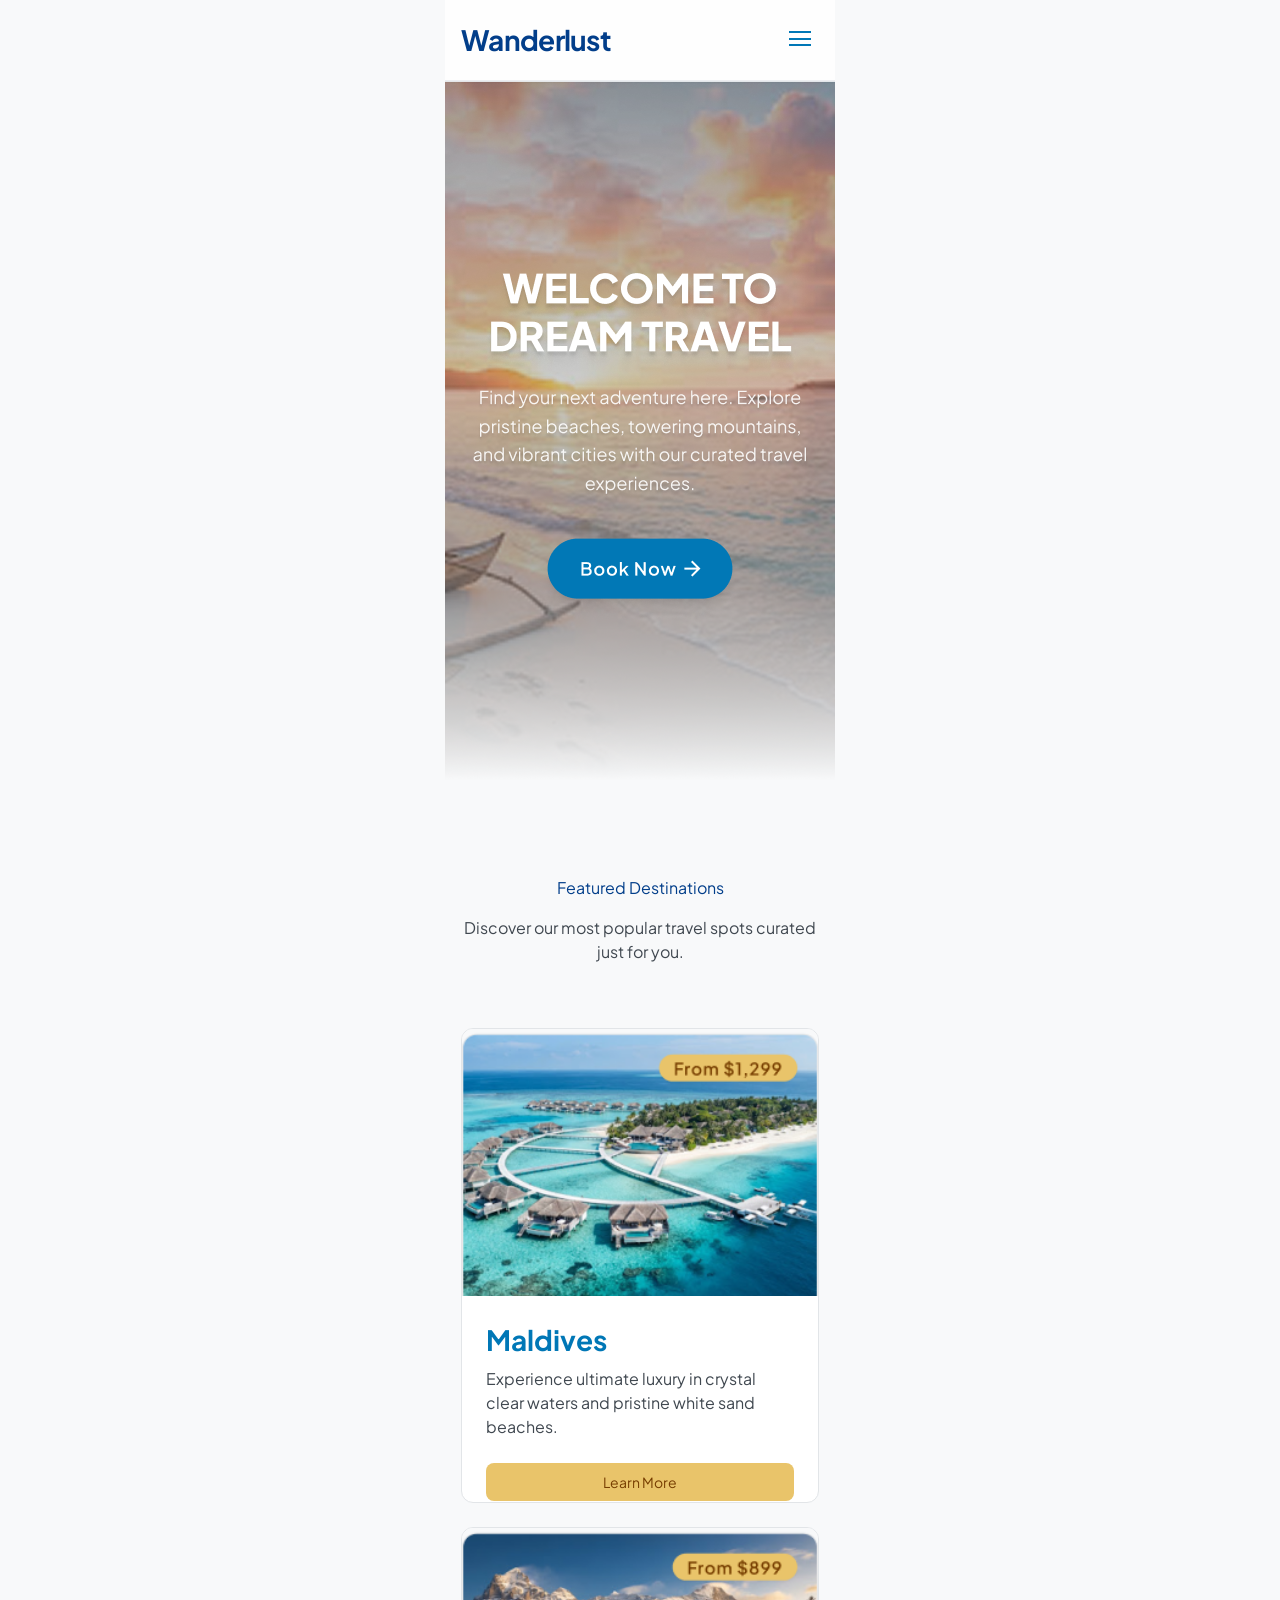
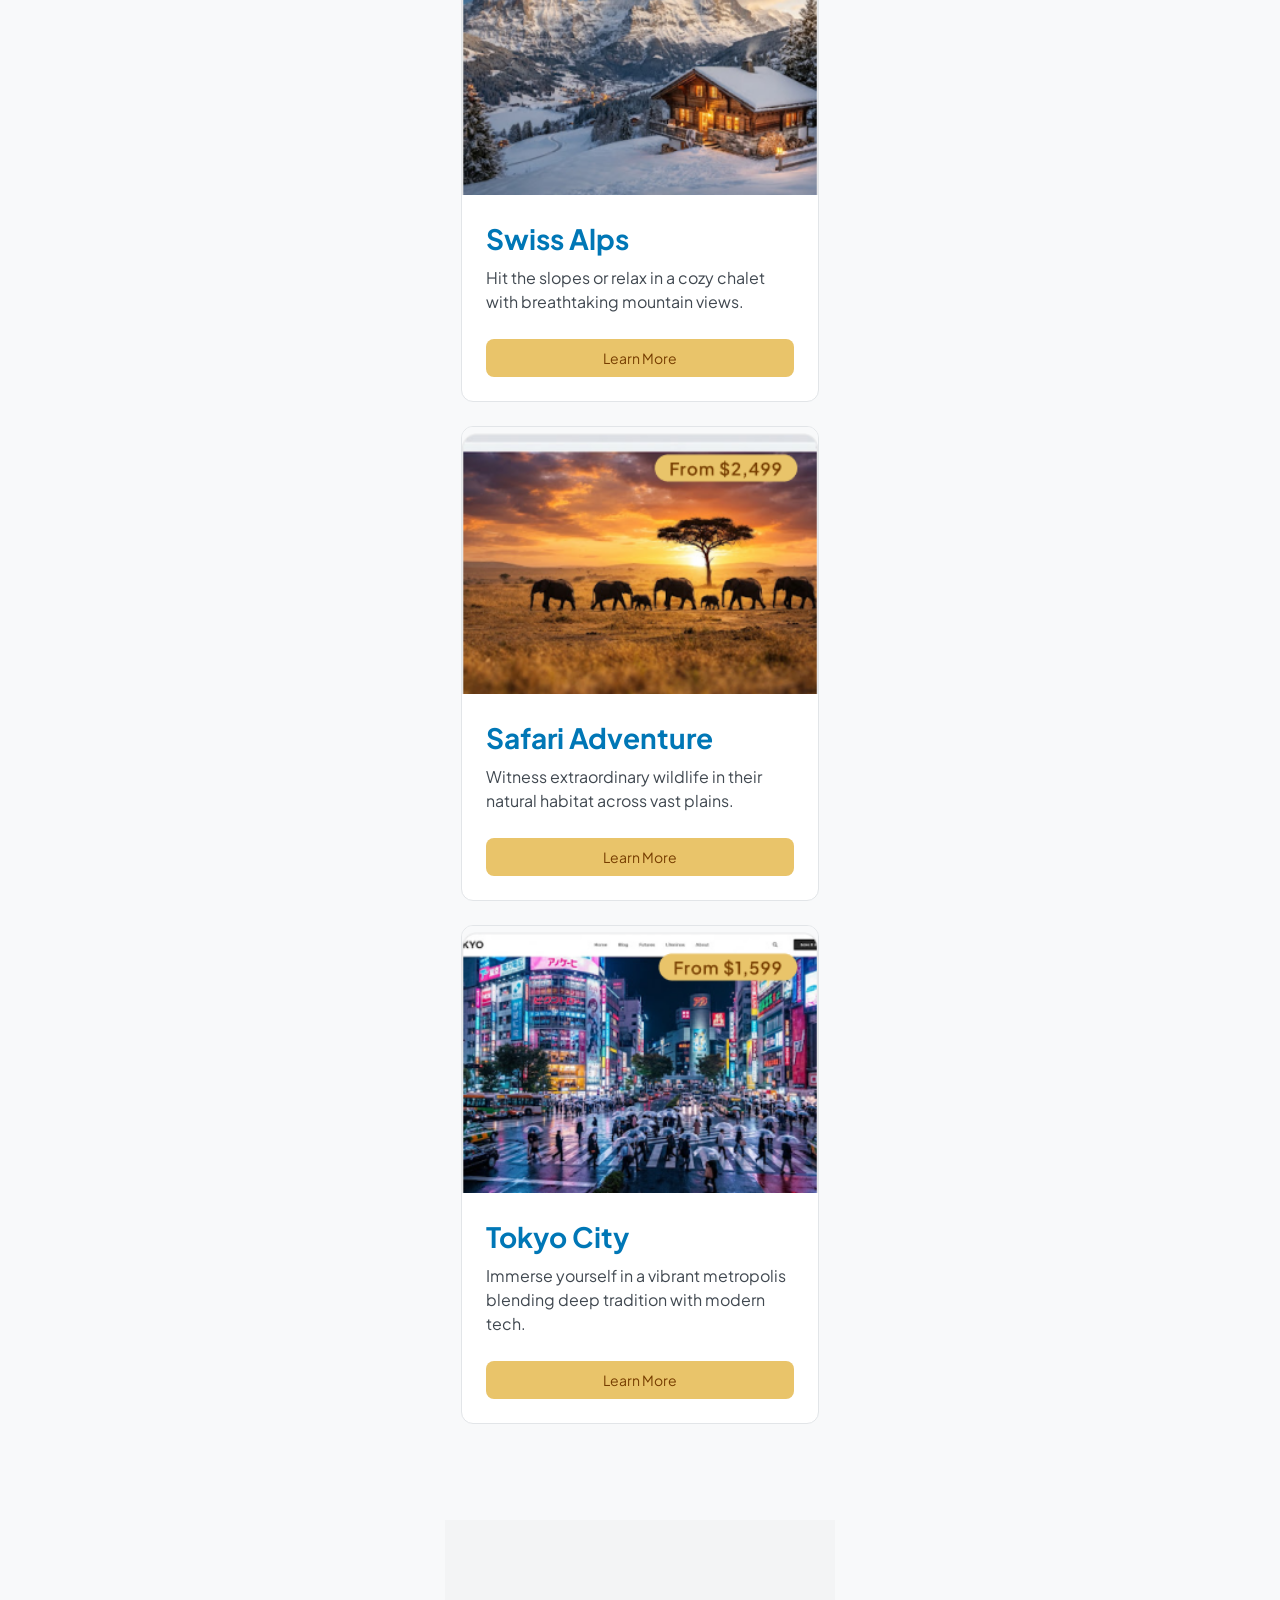
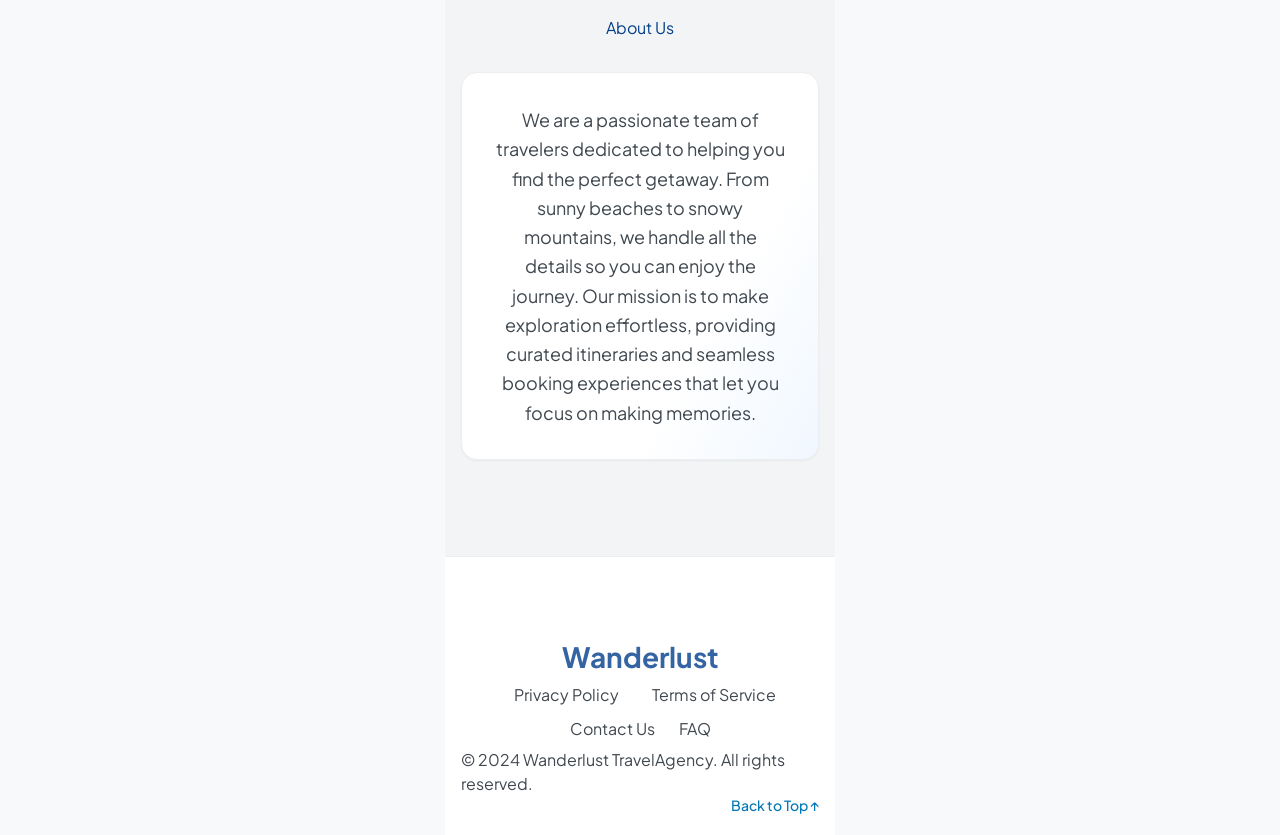
<file: WanderLust/Wanderlust-latest figma/Wanderlust-latest/index.html>
<!doctype html>
<html lang="en">
  <head>
    <meta charset="utf-8" />
    <meta name="viewport" content="width=device-width, initial-scale=1" />
    <meta name="theme-color" content="#f8f9fa" />
    <meta name="description" content="Find your next adventure with Wanderlust Travel." />
    <title>Wanderlust — Find Your Next Adventure</title>
    <link rel="preconnect" href="https://fonts.googleapis.com" />
    <link rel="preconnect" href="https://fonts.gstatic.com" crossorigin />
    <link href="https://fonts.googleapis.com/css2?family=Plus+Jakarta+Sans:wght@300;400;500;600;700&display=swap" rel="stylesheet" />
    <link rel="stylesheet" href="styles.css" />
  </head>
  <body>
    <header class="site-header" id="top">
    
      <a class="brand" href="#top">Wanderlust</a>
      <button class="menu-toggle" type="button" aria-label="Open navigation" aria-expanded="false">
        <span></span><span></span><span></span>
      </button>
      <nav class="navigation" aria-label="Main navigation">
        <a class="active" href="#top">Home</a>
        <a href="#about">About</a>
        <a href="#destinations">Destinations</a>
        <a class="nav-cta" href="#destinations">Book Now</a>
      </nav>
    </header>

    <main>
      <section class="hero" aria-label="Welcome to Wanderlust Travel">
        <img class="hero-art hero-art--tablet" src="assets/hero-reference.png" alt="" aria-hidden="true" />
        <img class="hero-art hero-art--reference" src="assets/mobile-reference-page.png" alt="" aria-hidden="true" />
        <div class="visually-hidden">
          <h1>Welcome to Dream Travel</h1>
          <p>Find your next adventure here. Explore pristine beaches, towering mountains, and vibrant cities with our curated travel experiences.</p>
        </div>
        <a class="hero-hotspot" href="#destinations" aria-label="Book now and view featured destinations"></a>
      </section>

      <section class="destinations section" id="destinations">
        <div class="section-heading">
          <h2>Featured Destinations</h2>
          <p>Discover our most popular travel spots curated just for you.</p>
        </div>
        <div class="destination-grid">
          <article class="destination-card">
            <div class="card-image"><img src="assets/maldives.png" alt="Turquoise water and overwater villas in the Maldives" /><span class="price">From $1,299</span></div>
            <div class="card-copy"><h3>Maldives</h3><p>Experience ultimate luxury in crystal clear waters and pristine white sand beaches.</p><a href="#about" class="learn-more">Learn More</a></div>
          </article>
          <article class="destination-card">
            <div class="card-image"><img src="assets/swiss-alps.png" alt="Snowy Swiss mountain peaks and a chalet" /><span class="price">From $899</span></div>
            <div class="card-copy"><h3>Swiss Alps</h3><p>Hit the slopes or relax in a cozy chalet with breathtaking mountain views.</p><a href="#about" class="learn-more">Learn More</a></div>
          </article>
          <article class="destination-card">
            <div class="card-image"><img src="assets/safari.png" alt="Elephants crossing the savanna at sunset" /><span class="price">From $2,499</span></div>
            <div class="card-copy"><h3>Safari Adventure</h3><p>Witness extraordinary wildlife in their natural habitat across vast plains.</p><a href="#about" class="learn-more">Learn More</a></div>
          </article>
          <article class="destination-card">
            <div class="card-image"><img src="assets/tokyo.png" alt="Illuminated Tokyo crossing at night" /><span class="price">From $1,599</span></div>
            <div class="card-copy"><h3>Tokyo City</h3><p>Immerse yourself in a vibrant metropolis blending deep tradition with modern tech.</p><a href="#about" class="learn-more">Learn More</a></div>
          </article>
        </div>
      </section>

      <section class="about section" id="about">
        <h2>About Us</h2>
        <div class="about-card">
          <p>We are a passionate team of travelers dedicated to helping you find the perfect getaway. From sunny beaches to snowy mountains, we handle all the details so you can enjoy the journey. Our mission is to make exploration effortless, providing curated itineraries and seamless booking experiences that let you focus on making memories.</p>
        </div>
      </section>
    </main>

    <footer class="site-footer">
      <a class="footer-brand" href="#top">Wanderlust</a>
      <nav class="footer-links" aria-label="Footer links">
        <a href="#privacy">Privacy Policy</a><a href="#terms">Terms of Service</a>
        <div><a href="mailto:hello@wanderlust.travel">Contact Us</a><a href="#faq">FAQ</a></div>
      </nav>
      <div class="copyright"><p>© 2024 Wanderlust Travel<br class="tablet-break" />Agency. All rights reserved.</p><a href="#top">Back to Top ↑</a></div>
    </footer>
    <script src="script.js"></script>
  </body>
</html>
</file>
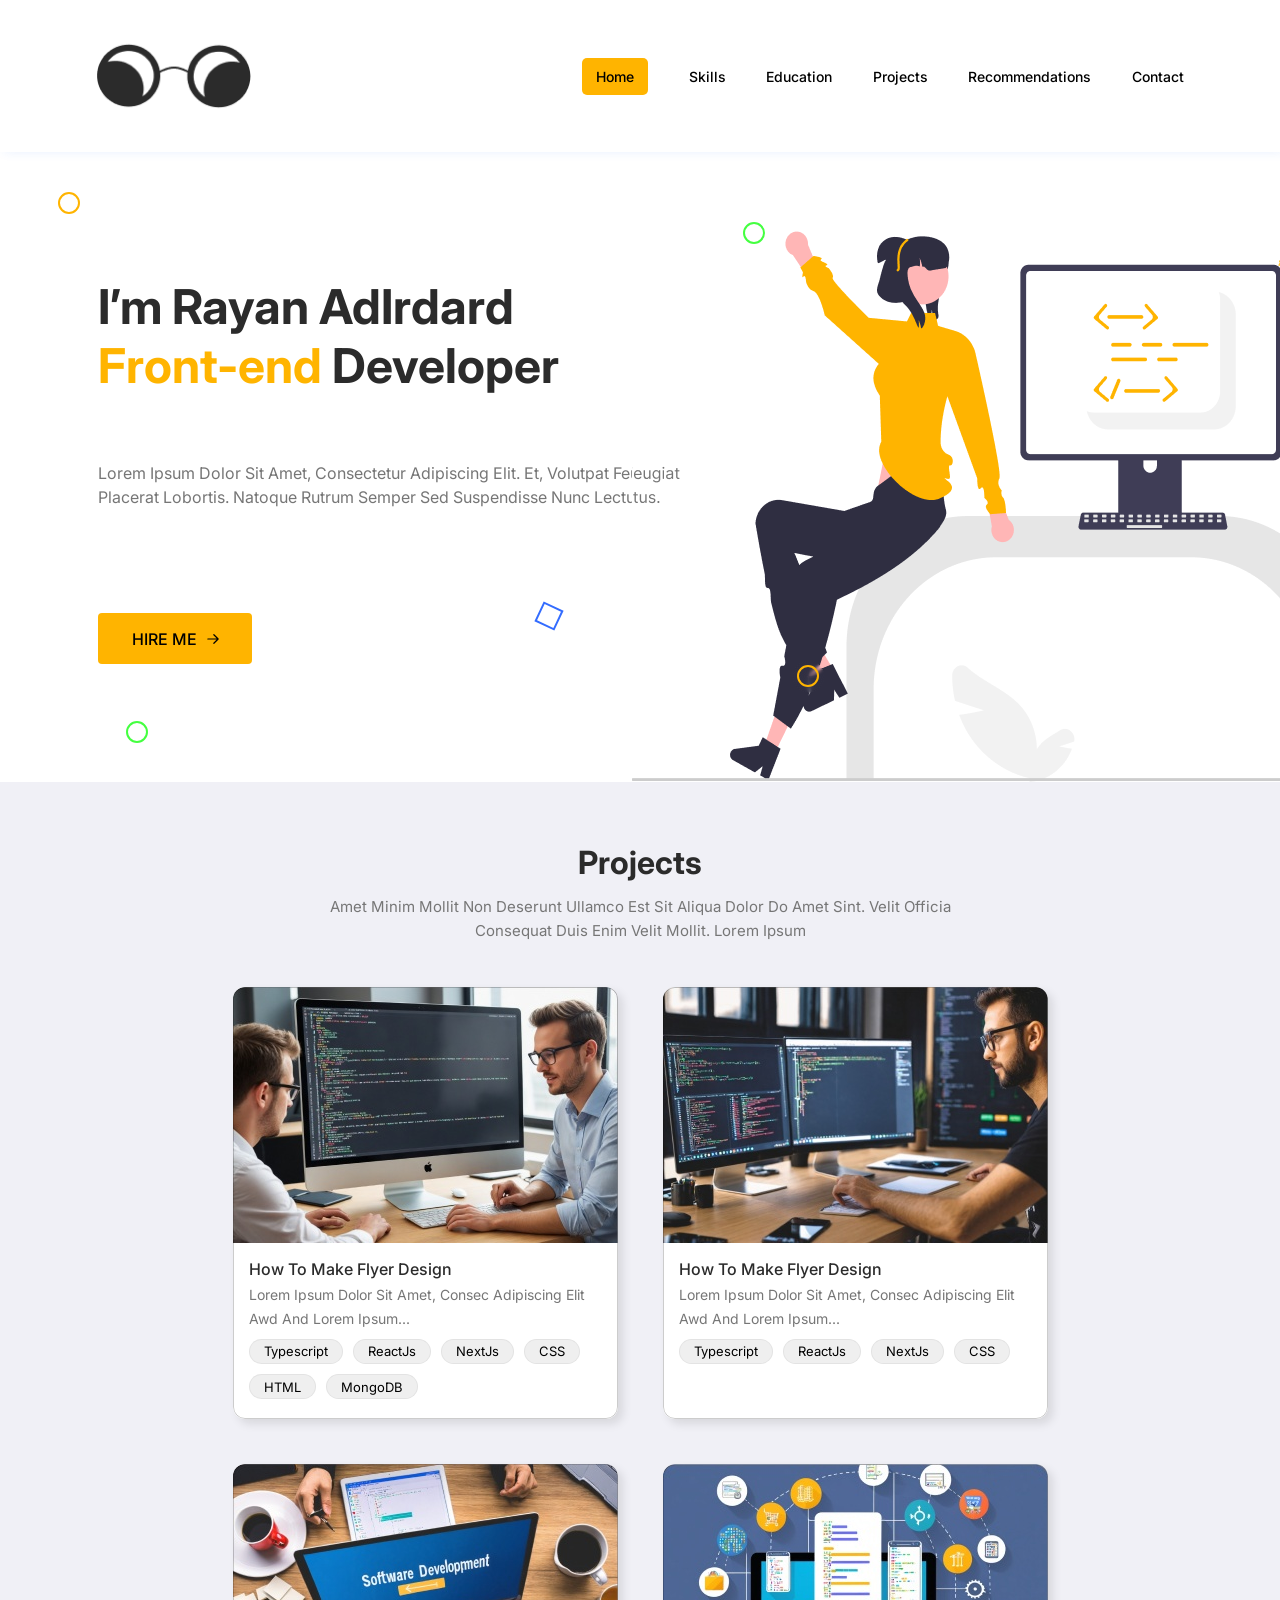
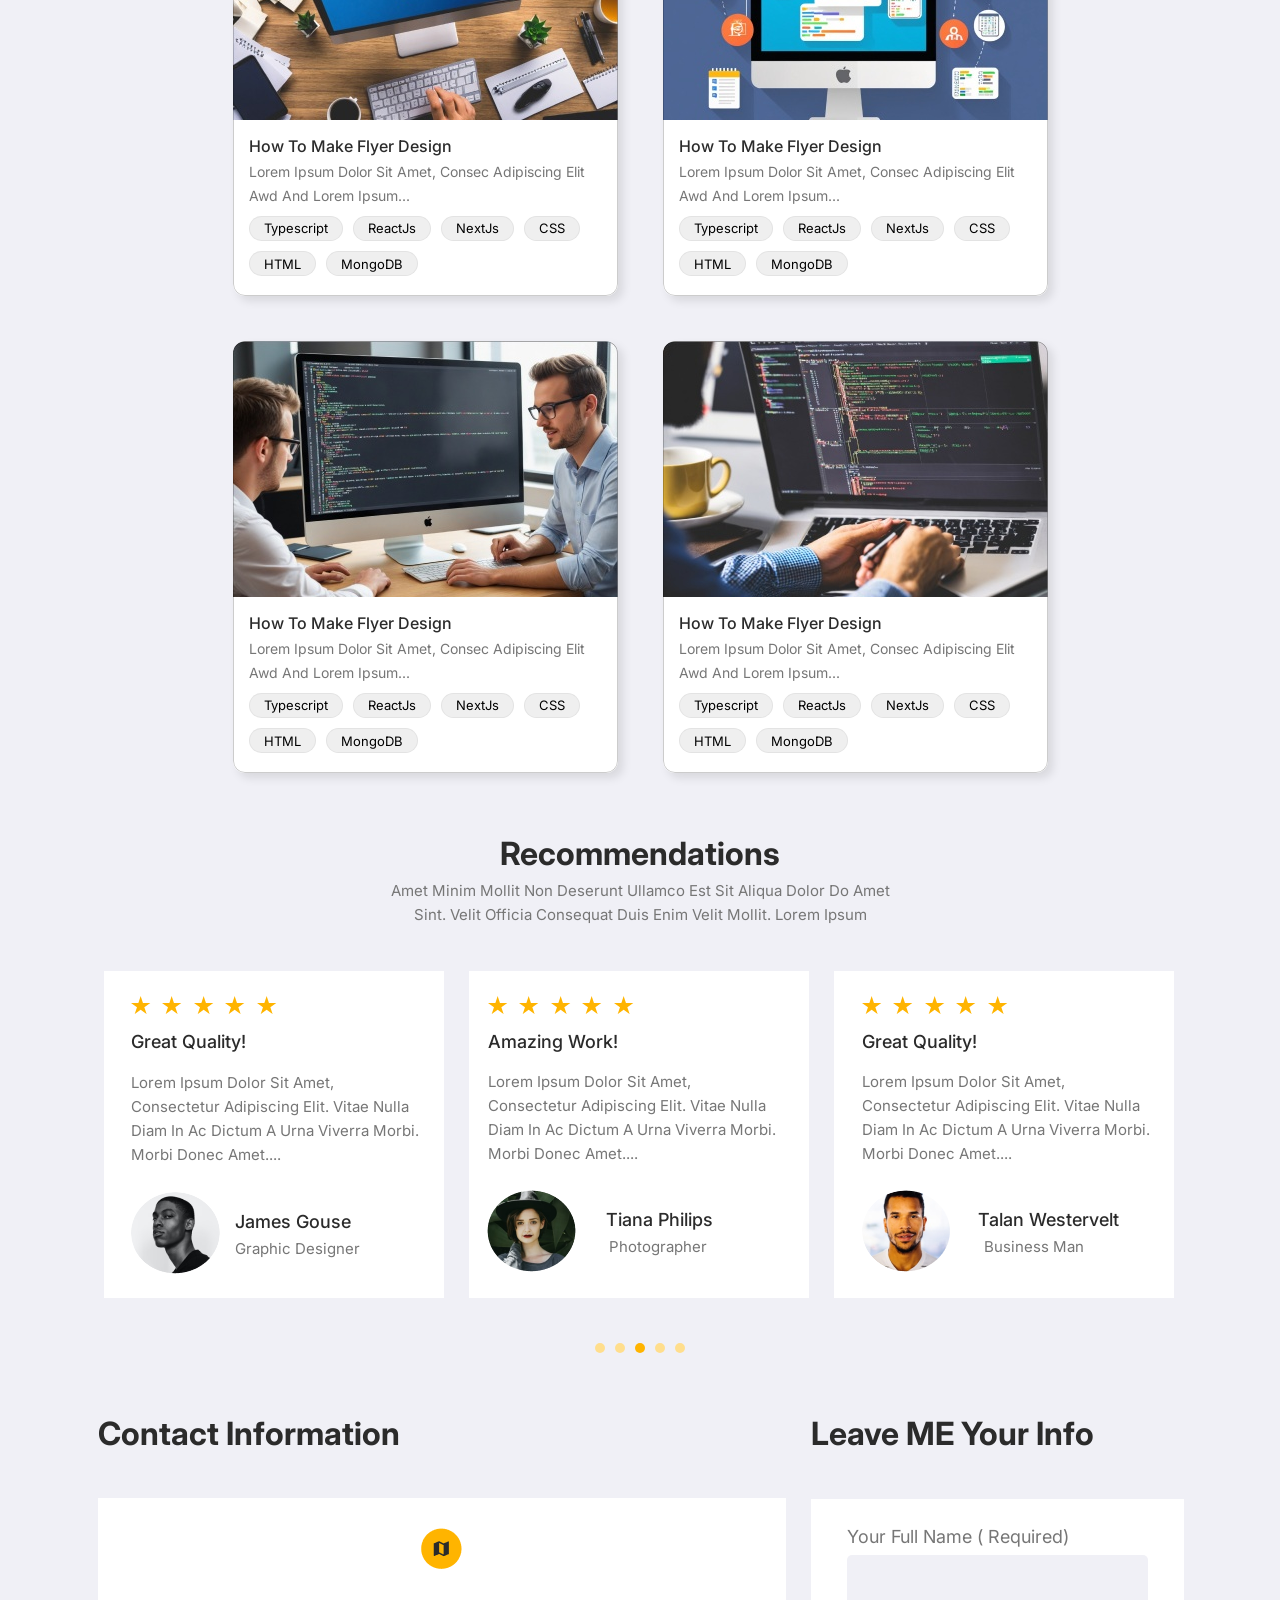
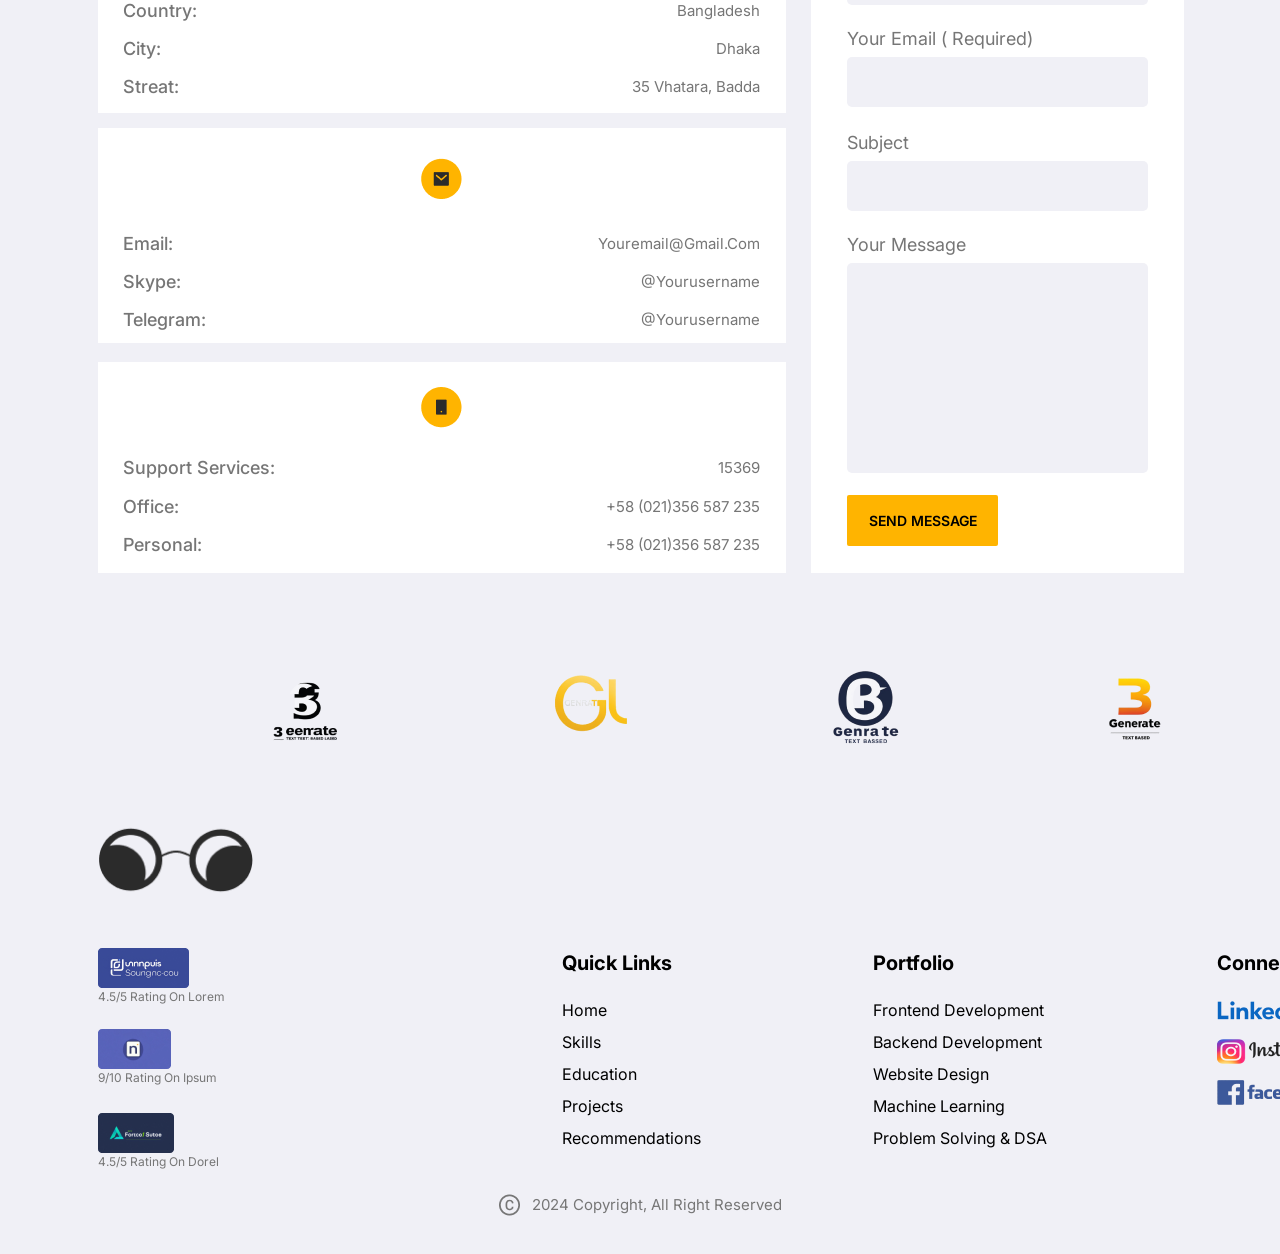
<file: Figma1/figma-project (3)/figma-project/figma-project/index.html>
<!DOCTYPE html>
<html lang="en">
<head>
    <meta charset="UTF-8">
    <meta name="viewport" content="width=device-width, initial-scale=1.0">
    <title>Aradhya  - Portfolio</title>
    <link rel="preconnect" href="https://fonts.googleapis.com">
    <link rel="preconnect" href="https://fonts.gstatic.com" crossorigin>
    <link href="https://fonts.googleapis.com/css2?family=Inter:wght@400;500;600;700&display=swap" rel="stylesheet">
    <link rel="stylesheet" href="css/style.css">
</head>
<body>

<header class="site-header" id="home">
    <nav class="nav container" aria-label="Main navigation">
        <a class="nav__brand" href="#home"><img class="nav__logo" src="assets/images/logo.png" alt="Glasses logo"></a>
        <button class="nav__toggle" type="button" aria-expanded="false" aria-controls="nav-menu" aria-label="Toggle menu">
            <span></span><span></span><span></span>
        </button>
        <ul class="nav__menu" id="nav-menu">
            <li><a class="nav__link is-active" href="#home">Home</a></li>
            <li><a class="nav__link" href="#skills">Skills</a></li>
            <li><a class="nav__link" href="#education">Education</a></li>
            <li><a class="nav__link" href="#projects">Projects</a></li>
            <li><a class="nav__link" href="#recommendations">Recommendations</a></li>
            <li><a class="nav__link" href="#contact">Contact</a></li>
        </ul>
    </nav>
</header>

<main>
    <section class="hero">
        <div class="hero__inner container">
            <span class="shape shape--ring-yellow" aria-hidden="true"></span>
            <span class="shape shape--ring-green" aria-hidden="true"></span>
            <span class="shape shape--diamond-yellow" aria-hidden="true"></span>
            <span class="shape shape--diamond-blue" aria-hidden="true"></span>
            <span class="shape shape--ring-green-low" aria-hidden="true"></span>
            <span class="shape shape--triangle" aria-hidden="true"></span>
            <span class="shape shape--ring-knee" aria-hidden="true"></span>

            <div class="hero__content">
                <h1 class="hero__title">I&rsquo;m Rayan AdIrdard <span>Front-end</span> Developer</h1>
                <p class="hero__text">Lorem Ipsum Dolor Sit Amet, Consectetur Adipiscing Elit. Et, Volutpat Feugiat Placerat Lobortis. Natoque Rutrum Semper Sed Suspendisse Nunc Lectus.</p>
                <a class="btn btn--hire" href="#contact">
                    Hire me
                    <svg aria-hidden="true" width="12" height="12" viewBox="0 0 14 14" fill="none" stroke="currentColor" stroke-width="1.4" stroke-linecap="round" stroke-linejoin="round"><path d="M1 7h12M8 2l5 5-5 5"/></svg>
                </a>
            </div>
            <img class="hero__image" src="assets/images/hero.png" alt="Developer sitting at a desk next to a computer showing code">
        </div>
    </section>

    <section class="section projects" id="projects">
        <div class="container">
            <header class="section__head">
                <h2 class="section__title">Projects</h2>
                <p class="section__text">Amet Minim Mollit Non Deserunt Ullamco Est Sit Aliqua Dolor Do Amet Sint. Velit Officia Consequat Duis Enim Velit Mollit. Lorem Ipsum</p>
            </header>
            <div class="projects__grid">
                <article class="card">
                    <img src="assets/images/project-1.jpg" alt="Developers reviewing code on a computer">
                    <div class="card__body">
                        <h3>How To Make Flyer Design</h3>
                        <p>Lorem Ipsum Dolor Sit Amet, Consec Adipiscing Elit Awd And Lorem Ipsum...</p>
                        <ul class="tags"><li>Typescript</li><li>ReactJs</li><li>NextJs</li><li>CSS</li><li>HTML</li><li>MongoDB</li></ul>
                    </div>
                </article>
                <article class="card">
                    <img src="assets/images/project-2.jpg" alt="Developer at a two-monitor desk">
                    <div class="card__body">
                        <h3>How To Make Flyer Design</h3>
                        <p>Lorem Ipsum Dolor Sit Amet, Consec Adipiscing Elit Awd And Lorem Ipsum...</p>
                        <ul class="tags"><li>Typescript</li><li>ReactJs</li><li>NextJs</li><li>CSS</li></ul>
                    </div>
                </article>
                <article class="card">
                    <img src="assets/images/project-3.jpg" alt="Software development desk with laptop and notes">
                    <div class="card__body">
                        <h3>How To Make Flyer Design</h3>
                        <p>Lorem Ipsum Dolor Sit Amet, Consec Adipiscing Elit Awd And Lorem Ipsum...</p>
                        <ul class="tags"><li>Typescript</li><li>ReactJs</li><li>NextJs</li><li>CSS</li><li>HTML</li><li>MongoDB</li></ul>
                    </div>
                </article>
                <article class="card">
                    <img src="assets/images/project-4.jpg" alt="Illustration of code windows around a computer">
                    <div class="card__body">
                        <h3>How To Make Flyer Design</h3>
                        <p>Lorem Ipsum Dolor Sit Amet, Consec Adipiscing Elit Awd And Lorem Ipsum...</p>
                        <ul class="tags"><li>Typescript</li><li>ReactJs</li><li>NextJs</li><li>CSS</li><li>HTML</li><li>MongoDB</li></ul>
                    </div>
                </article>
                <article class="card">
                    <img src="assets/images/project-5.jpg" alt="Developers reviewing code on a computer">
                    <div class="card__body">
                        <h3>How To Make Flyer Design</h3>
                        <p>Lorem Ipsum Dolor Sit Amet, Consec Adipiscing Elit Awd And Lorem Ipsum...</p>
                        <ul class="tags"><li>Typescript</li><li>ReactJs</li><li>NextJs</li><li>CSS</li><li>HTML</li><li>MongoDB</li></ul>
                    </div>
                </article>
                <article class="card">
                    <img src="assets/images/project-6.jpg" alt="Hands typing on a laptop with code on screen">
                    <div class="card__body">
                        <h3>How To Make Flyer Design</h3>
                        <p>Lorem Ipsum Dolor Sit Amet, Consec Adipiscing Elit Awd And Lorem Ipsum...</p>
                        <ul class="tags"><li>Typescript</li><li>ReactJs</li><li>NextJs</li><li>CSS</li><li>HTML</li><li>MongoDB</li></ul>
                    </div>
                </article>
            </div>
        </div>
    </section>

    <section class="section recommendations" id="recommendations">
        <div class="container">
            <header class="section__head">
                <h2 class="section__title">Recommendations</h2>
                <p class="section__text">Amet Minim Mollit Non Deserunt Ullamco Est Sit Aliqua Dolor Do Amet Sint. Velit Officia Consequat Duis Enim Velit Mollit. Lorem Ipsum</p>
            </header>

            <div class="carousel" aria-roledescription="carousel" aria-label="Recommendations">
                <div class="carousel__viewport">
                    <ul class="carousel__track">
                        <li class="review">
                            <p class="review__stars" role="img" aria-label="5 out of 5 stars"></p>
                            <h3>Amazing Work!</h3>
                            <p class="review__text">Lorem Ipsum Dolor Sit Amet, Consectetur Adipiscing Elit. Vitae Nulla Diam In Ac Dictum A Urna Viverra Morbi. Morbi Donec Amet....</p>
                            <div class="review__author">
                                <img src="assets/images/avatar-3.png" alt="Portrait of Talan Westervelt">
                                <div><strong>Talan Westervelt</strong><span>Business Man</span></div>
                            </div>
                        </li>
                        <li class="review">
                            <p class="review__stars" role="img" aria-label="5 out of 5 stars"></p>
                            <h3>Great Quality!</h3>
                            <p class="review__text">Lorem Ipsum Dolor Sit Amet, Consectetur Adipiscing Elit. Vitae Nulla Diam In Ac Dictum A Urna Viverra Morbi. Morbi Donec Amet....</p>
                            <div class="review__author">
                                <img src="assets/images/avatar-1.png" alt="Portrait of James Gouse">
                                <div><strong>James Gouse</strong><span>Graphic Designer</span></div>
                            </div>
                        </li>
                        <li class="review">
                            <p class="review__stars" role="img" aria-label="5 out of 5 stars"></p>
                            <h3>Amazing Work!</h3>
                            <p class="review__text">Lorem Ipsum Dolor Sit Amet, Consectetur Adipiscing Elit. Vitae Nulla Diam In Ac Dictum A Urna Viverra Morbi. Morbi Donec Amet....</p>
                            <div class="review__author">
                                <img src="assets/images/avatar-2.png" alt="Portrait of Tiana Philips">
                                <div><strong>Tiana Philips</strong><span>Photographer</span></div>
                            </div>
                        </li>
                        <li class="review">
                            <p class="review__stars" role="img" aria-label="5 out of 5 stars"></p>
                            <h3>Great Quality!</h3>
                            <p class="review__text">Lorem Ipsum Dolor Sit Amet, Consectetur Adipiscing Elit. Vitae Nulla Diam In Ac Dictum A Urna Viverra Morbi. Morbi Donec Amet....</p>
                            <div class="review__author">
                                <img src="assets/images/avatar-3.png" alt="Portrait of Talan Westervelt">
                                <div><strong>Talan Westervelt</strong><span>Business Man</span></div>
                            </div>
                        </li>
                        <li class="review">
                            <p class="review__stars" role="img" aria-label="5 out of 5 stars"></p>
                            <h3>Great Quality!</h3>
                            <p class="review__text">Lorem Ipsum Dolor Sit Amet, Consectetur Adipiscing Elit. Vitae Nulla Diam In Ac Dictum A Urna Viverra Morbi. Morbi Donec Amet....</p>
                            <div class="review__author">
                                <img src="assets/images/avatar-1.png" alt="Portrait of James Gouse">
                                <div><strong>James Gouse</strong><span>Graphic Designer</span></div>
                            </div>
                        </li>
                    </ul>
                </div>
                <div class="carousel__dots"></div>
            </div>
        </div>
    </section>

    <section class="section contact" id="contact">
        <div class="container contact__grid">
            <!--<div class="contact__form-col">
                <h2 class="section__title section__title--left">Leave ME Your Info</h2>
                <form class="form" id="contact-form" novalidate>
                    <div class="form__field">
                        <label for="name">Your Full Name ( Required)</label>
                        <input type="text" id="name" name="name" autocomplete="name">
                        <p class="form__error" id="name-error" role="alert"></p>
                    </div>
                    <div class="form__field">
                        <label for="email">Your Email ( Required)</label>
                        <input type="email" id="email" name="email" autocomplete="email">
                        <p class="form__error" id="email-error" role="alert"></p>
                    </div>
                    <div class="form__field">
                        <label for="subject">Subject</label>
                        <input type="text" id="subject" name="subject">
                    </div>
                    <div class="form__field form__field--message">
                        <label for="message">Your Message</label>
                        <textarea id="message" name="message"></textarea>
                    </div>
                    <button class="btn btn--send" type="submit">Send message</button>
                    <p class="form__status" id="form-status" role="status"></p>
                </form>
            </div> -->

            <div class="contact__info-col">
                <h2 class="section__title section__title--left">Contact Information</h2>
                <div class="info-cards">
                    <section class="info-card info-card--1" aria-label="Location">
                        <img class="info-card__icon" src="assets/images/icon-location.png" alt="">
                        <dl>
                            <div><dt>Country:</dt><dd>Bangladesh</dd></div>
                            <div><dt>City:</dt><dd>Dhaka</dd></div>
                            <div><dt>Streat:</dt><dd>35 Vhatara, Badda</dd></div>
                        </dl>
                    </section>
                    <section class="info-card info-card--2" aria-label="Online handles">
                        <img class="info-card__icon" src="assets/images/icon-mail.png" alt="">
                        <dl>
                            <div><dt>Email:</dt><dd>Youremail@Gmail.Com</dd></div>
                            <div><dt>Skype:</dt><dd>@Yourusername</dd></div>
                            <div><dt>Telegram:</dt><dd>@Yourusername</dd></div>
                        </dl>
                    </section>
                    <section class="info-card info-card--3" aria-label="Phone numbers">
                        <img class="info-card__icon" src="assets/images/icon-phone.png" alt="">
                        <dl>
                            <div><dt>Support Services:</dt><dd>15369</dd></div>
                            <div><dt>Office:</dt><dd>+58 (021)356 587 235</dd></div>
                            <div><dt>Personal:</dt><dd>+58 (021)356 587 235</dd></div>
                        </dl>
                    </section>
                </div>
            </div>
            <div class="contact__form-col">
                <h2 class="section__title section__title--left">Leave ME Your Info</h2>
                <form class="form" id="contact-form" novalidate>
                    <div class="form__field">
                        <label for="name">Your Full Name ( Required)</label>
                        <input type="text" id="name" name="name" autocomplete="name">
                        <p class="form__error" id="name-error" role="alert"></p>
                    </div>
                    <div class="form__field">
                        <label for="email">Your Email ( Required)</label>
                        <input type="email" id="email" name="email" autocomplete="email">
                        <p class="form__error" id="email-error" role="alert"></p>
                    </div>
                    <div class="form__field">
                        <label for="subject">Subject</label>
                        <input type="text" id="subject" name="subject">
                    </div>
                    <div class="form__field form__field--message">
                        <label for="message">Your Message</label>
                        <textarea id="message" name="message"></textarea>
                    </div>
                    <button class="btn btn--send" type="submit">Send message</button>
                    <p class="form__status" id="form-status" role="status"></p>
                </form>
        </div>
    </section>
</main>

<footer class="footer" id="skills">
    <div class="container">
        <ul class="partners">
            <li class="partners__1"><img src="assets/images/partner-1.png" alt="Partner logo 1"></li>
            <li class="partners__2"><img src="assets/images/partner-2.png" alt="Partner logo 2"></li>
            <li class="partners__3"><img src="assets/images/partner-3.png" alt="Partner logo 3"></li>
            <li class="partners__4"><img src="assets/images/partner-4.png" alt="Partner logo 4"></li>
        </ul>

        <div class="footer__grid">
            <div class="footer__brand">
                <img class="footer__logo" src="assets/images/logo-footer.png" alt="Glasses logo">
                <ul class="badges">
                    <li><img src="assets/images/badge-1.png" alt="Lorem app badge"><span>4.5/5 Rating On Lorem</span></li>
                    <li><img src="assets/images/badge-2.png" alt="Ipsum app badge"><span>9/10 Rating On Ipsum</span></li>
                    <li><img src="assets/images/badge-3.png" alt="Dorel app badge"><span>4.5/5 Rating On Dorel</span></li>
                </ul>
            </div>

            <nav class="footer__col" aria-label="Quick links" id="education">
                <h3>Quick Links</h3>
                <ul>
                    <li><a href="#home">Home</a></li>
                    <li><a href="#skills">Skills</a></li>
                    <li><a href="#education">Education</a></li>
                    <li><a href="#projects">Projects</a></li>
                    <li><a href="#recommendations">Recommendations</a></li>
                </ul>
            </nav>

            <div class="footer__col">
                <h3>Portfolio</h3>
                <ul>
                    <li><a href="#projects">Frontend Development</a></li>
                    <li><a href="#projects">Backend Development</a></li>
                    <li><a href="#projects">Website Design</a></li>
                    <li><a href="#projects">Machine Learning</a></li>
                    <li><a href="#projects">Problem Solving &amp; DSA</a></li>
                </ul>
            </div>

            <div class="footer__col">
                <h3>Connect</h3>
                <ul class="social">
                    <li><a href="https://www.linkedin.com" target="_blank" rel="noopener"><img src="assets/images/social-linkedin.png" alt="LinkedIn"></a></li>
                    <li><a href="https://www.instagram.com" target="_blank" rel="noopener"><img src="assets/images/social-instagram.png" alt="Instagram"></a></li>
                    <li><a href="https://www.facebook.com" target="_blank" rel="noopener"><img src="assets/images/social-facebook.png" alt="Facebook"></a></li>
                </ul>
            </div>
        </div>

        <p class="footer__copy"><img src="assets/images/copyright-icon.png" alt="" width="21" height="22"><span>2024 Copyright, All Right Reserved</span></p>
    </div>
</footer>

<script src="js/main.js"></script>
</body>
</html>
</file>
<file: WanderLust/Wanderlust-latest figma/Wanderlust-latest/styles.css>
/* =========================================
   1. ROOT VARIABLES
========================================= */

:root {
    --navy: #023e8a;
    --blue: #0077b6;
    --ink: #404850;
    --gold: #e9c46a;
    --paper: #f8f9fa;
    --font: "Plus Jakarta Sans", Arial, sans-serif;
}


/* =========================================
   2. GENERAL STYLES
========================================= */

* {
    box-sizing: border-box;
}

html {
    scroll-behavior: smooth;
}

body {
    margin: 0;
    color: var(--ink);
    font-family: var(--font);
    font-weight: 300;
    background: var(--paper);
}

a {
    color: inherit;
    text-decoration: none;
}


/* =========================================
   3. HERO SECTION
========================================= */

.hero {
    position: relative;
    overflow: hidden;
}

.hero-art {
    display: block;
    width: 100%;
    height: 100%;
    object-fit: cover;
}

.hero-hotspot {
    position: absolute;
    z-index: 1;
    left: 38%;
    top: 57.2%;
    width: 24%;
    height: 4.2%;
    border-radius: 36px;
}

.hero-art--reference {
    display: none;
}

.hero-content {
    margin-top: -5px;
    padding: 0 22px;
    text-shadow: 0 1px 3px #29323a33;
}

.hero h1 {
    font-size: 34px;
    line-height: 1.13;
    letter-spacing: -1.2px;
    font-weight: 700;
    margin: 0 0 13px;
}

.hero p {
    font-size: 10.5px;
    line-height: 1.65;
    margin: 0 auto 23px;
    font-weight: 300;
}

.primary-button {
    display: inline-flex;
    align-items: center;
    gap: 6px;
    background: var(--blue);
    border-radius: 22px;
    padding: 9px 19px;
    color: white;
    font-size: 11px;
    font-weight: 500;
    text-shadow: none;
    box-shadow: 0 2px 4px #15364a20;
}

.primary-button span {
    font-size: 16px;
    line-height: 12px;
}

.visually-hidden {
    position: absolute;
    width: 1px;
    height: 1px;
    padding: 0;
    margin: -1px;
    overflow: hidden;
    clip: rect(0, 0, 0, 0);
    white-space: nowrap;
    border: 0;
}


/* =========================================
   4. HEADER AND NAVIGATION
========================================= */

.site-header {
    height: 47px;
    padding: 0 max(calc((100% - 1120px) / 2), 48px);
    display: flex;
    align-items: center;
    justify-content: space-between;
    background: #f8f9fa;
    position: relative;
    z-index: 2;
}

.brand {
    font-size: 16px;
    font-weight: 600;
    color: var(--navy);
    letter-spacing: -0.6px;
}

.navigation {
    display: flex;
    align-items: center;
    gap: 21px;
    font-size: 9px;
    font-weight: 300;
    color: #404850;
    height: 100%;
}

.navigation > a:not(.nav-cta) {
    height: 100%;
    display: flex;
    align-items: center;
    position: relative;
}

.navigation > a.active:after {
    content: "";
    height: 1px;
    background: var(--blue);
    position: absolute;
    bottom: 11px;
    left: 0;
    right: 0;
}

.navigation > a.active {
    color: var(--blue);
}

.nav-cta {
    background: var(--blue);
    color: #fff;
    border-radius: 20px;
    padding: 5px 15px;
    font-weight: 500;
}

.menu-toggle {
    display: none;
}


/* =========================================
   5. DESTINATIONS SECTION
========================================= */

.section {
    padding-left: max(calc((100% - 1120px) / 2), 48px);
    padding-right: max(calc((100% - 1120px) / 2), 48px);
}

.destinations {
    padding-top: 56px;
    padding-bottom: 54px;
    background: #f8f9fa;
}

.section-heading {
    text-align: center;
    margin-bottom: 35px;
}

.section-heading h2,
.about h2 {
    font-size: 21px;
    line-height: 1.35;
    font-weight: 600;
    letter-spacing: -0.45px;
    color: var(--navy);
    margin: 0 0 7px;
}

.section-heading p {
    font-size: 9px;
    margin: 0;
    color: #404850;
}

.destination-grid {
    display: grid;
    grid-template-columns: repeat(2, minmax(0, 1fr));
    gap: 14px;
}

.destination-card {
    min-width: 0;
    overflow: hidden;
    border: 1px solid #e2e5e8;
    border-radius: 9px;
    background: #fff;
    box-shadow: 0 1px 1px #28313a08;
}

.card-image {
    height: 124px;
    position: relative;
    overflow: hidden;
    background: #d9e5ec;
}

.card-image img {
    display: block;
    width: 100%;
    height: 100%;
    object-fit: cover;
}

.price {
    position: absolute;
    right: 9px;
    top: 8px;
    background: #f1cb5f;
    color: #573b09;
    border-radius: 12px;
    padding: 3px 9px;
    font-size: 8px;
    font-weight: 500;
    line-height: 1.4;
    box-shadow: 0 1px 2px #0002;
    opacity: 0;
    pointer-events: none;
}

.card-copy {
    padding: 11px 13px 13px;
}

.card-copy h3 {
    font-size: 15px;
    line-height: 1.3;
    color: var(--blue);
    font-weight: 600;
    margin: 0 0 7px;
    letter-spacing: -0.35px;
}

.card-copy p {
    font-size: 9px;
    line-height: 1.55;
    color: #404850;
    margin: 0 0 11px;
    min-height: 42px;
}

.learn-more {
    display: block;
    text-align: center;
    border-radius: 5px;
    background: var(--gold);
    color: #773e00;
    font-size: 8px;
    font-weight: 400;
    padding: 5px 8px;
    transition: background 0.2s;
}

.learn-more:hover {
    background: #e3b943;
}


/* =========================================
   6. ABOUT SECTION
========================================= */

.about {
    background: #f3f4f5;
    padding-top: 55px;
    padding-bottom: 55px;
    text-align: center;
}

.about h2 {
    font-size: 21px;
    margin: 0 0 17px;
}

.about-card {
    max-width: 840px;
    margin: auto;
    padding: 27px 30px;
    background: linear-gradient(120deg, #fff 68%, #f0f7ff);
    border: 1px solid #edeeef;
    border-radius: 16px;
    box-shadow: 0 1px 2px rgba(0, 0, 0, 0.05);
}

.about-card p {
    max-width: 700px;
    font-size: 10px;
    line-height: 1.68;
    color: #404850;
    margin: 0 auto;
}


/* =========================================
   7. FOOTER
========================================= */

.site-footer {
    min-height: 124px;
    padding: 25px max(calc((100% - 1120px) / 2), 48px);
    display: grid;
    grid-template-columns: 1fr 1fr 1fr;
    align-items: center;
    background: #fff;
    color: #404850;
}

.footer-brand {
    font-size: 16px;
    font-weight: 600;
    color: #3469ac;
    letter-spacing: -0.4px;
}

.footer-links {
    display: grid;
    grid-template-columns: 1fr 1fr;
    justify-items: center;
    column-gap: 12px;
    row-gap: 9px;
    font-size: 9px;
}

.footer-links > div {
    grid-column: 1 / -1;
    display: flex;
    gap: 17px;
}

.copyright {
    text-align: right;
    font-size: 9px;
    line-height: 1.6;
}

.copyright p {
    margin: 0 0 2px;
}

.copyright a {
    color: #0074b9;
    font-size: 8px;
    font-weight: 500;
}


/* =========================================
   8. LARGE SCREEN RESPONSIVENESS
========================================= */

@media (min-width: 700px) {

    .site-header {
        height: 72px;
    }

    .brand {
        font-size: 24px;
    }

    .navigation {
        font-size: 14px;
        gap: 34px;
    }

    .nav-cta {
        padding: 9px 22px;
    }

    .navigation > a.active:after {
        bottom: 17px;
    }

    .hero {
        height: calc(100svh - 72px);
        min-height: 640px;
    }

    .hero h1 {
        font-size: clamp(44px, 5vw, 66px);
    }

    .hero p {
        font-size: 15px;
    }

    .primary-button {
        font-size: 14px;
        padding: 12px 24px;
    }

    .destinations {
        padding-top: 76px;
        padding-bottom: 82px;
    }

    .section-heading h2,
    .about h2 {
        font-size: 32px;
    }

    .section-heading p {
        font-size: 14px;
    }

    .section-heading {
        margin-bottom: 44px;
    }

    .destination-grid {
        gap: 24px;
    }

    .card-image {
        height: clamp(180px, 22vw, 280px);
    }

    .card-copy {
        padding: 18px 20px 20px;
    }

    .card-copy h3 {
        font-size: 22px;
    }

    .card-copy p {
        font-size: 14px;
        min-height: 44px;
    }

    .price {
        font-size: 12px;
        padding: 5px 12px;
    }

    .learn-more {
        font-size: 12px;
        padding: 9px;
    }

    .about {
        padding-top: 74px;
        padding-bottom: 74px;
    }

    .about-card {
        padding: 45px;
    }

    .about-card p {
        font-size: 15px;
    }

    .site-footer {
        min-height: 160px;
    }

    .footer-brand {
        font-size: 22px;
    }

    .footer-links,
    .copyright {
        font-size: 12px;
    }

    .copyright a {
        font-size: 11px;
    }
}


/* =========================================
   9. SMALL SCREEN RESPONSIVENESS
========================================= */

@media (max-width: 520px) {

    .site-header {
        padding: 0 48px;
    }

    .hero {
        height: 830px;
        min-height: 0;
        max-height: none;
        background-position: 52% center;
    }

    .hero-content {
        margin-top: -4px;
        padding: 0 28px;
    }

    .hero h1 {
        font-size: 34px;
    }

    .wide-break {
        display: none;
    }

    .hero p {
        max-width: 365px;
        font-size: 10.5px;
        line-height: 1.6;
        margin-bottom: 23px;
    }

    .section {
        padding-left: 47px;
        padding-right: 47px;
    }

    .destinations {
        padding-top: 66px;
        padding-bottom: 74px;
    }

    .section-heading {
        margin-bottom: 35px;
    }

    .destination-grid {
        gap: 13px;
    }

    .card-image {
        height: 124px;
    }

    .card-copy {
        padding: 11px 13px 13px;
    }

    .card-copy h3 {
        font-size: 15px;
    }

    .card-copy p {
        font-size: 9px;
        line-height: 1.55;
        min-height: 42px;
    }

    .about {
        padding: 55px 47px;
    }

    .about-card {
        padding: 27px 25px;
    }

    .about-card p {
        font-size: 10px;
        line-height: 1.68;
    }

    .site-footer {
        padding: 25px 47px;
        grid-template-columns: 1fr 1.2fr 1.2fr;
        gap: 9px;
    }

    .footer-brand {
        font-size: 16px;
    }

    .footer-links,
    .copyright {
        font-size: 9px;
    }

    .copyright a {
        font-size: 8px;
    }
}


/* =========================================
   10. EXTRA SMALL SCREENS
========================================= */

@media (max-width: 370px) {

    .site-header {
        padding: 0 22px;
    }

    .brand {
        font-size: 15px;
    }

    .menu-toggle {
        display: flex;
        border: 0;
        background: transparent;
        padding: 5px;
        flex-direction: column;
        gap: 4px;
    }

    .menu-toggle span {
        width: 19px;
        height: 2px;
        background: var(--navy);
    }

    .navigation {
        display: none;
        position: absolute;
        top: 47px;
        left: 0;
        right: 0;
        height: auto;
        padding: 13px 22px 17px;
        background: #fff;
        box-shadow: 0 5px 12px #17293917;
        align-items: stretch;
        gap: 12px;
        flex-direction: column;
    }

    .navigation.open {
        display: flex;
    }

    .navigation > a:not(.nav-cta) {
        height: 24px;
    }

    .navigation > a.active:after {
        bottom: 0;
        right: auto;
        width: 25px;
    }

    .nav-cta {
        text-align: center;
    }

    .section {
        padding-left: 22px;
        padding-right: 22px;
    }

    .about {
        padding-left: 22px;
        padding-right: 22px;
    }

    .site-footer {
        padding-left: 22px;
        padding-right: 22px;
        grid-template-columns: 1fr 1.3fr;
    }

    .copyright {
        grid-column: 1 / -1;
        text-align: center;
    }

    .footer-brand {
        align-self: start;
    }

    .footer-links {
        align-self: start;
    }
}


/* =========================================
   11. TABLET LAYOUT (768px FIGMA FRAME)
========================================= */

@media (min-width: 381px) and (max-width: 1024px) {

    body {
        position: relative;
        width: 768px;
        margin: 0 auto;
        overflow-x: hidden;
    }

    .site-header {
        height: 82px;
        padding: 0 82px;
    }

    .brand {
        font-size: 27px;
        letter-spacing: -1px;
    }

    .navigation {
        gap: 33px;
        font-size: 15.5px;
    }

    .navigation > a.active:after {
        bottom: 20px;
    }

    .nav-cta {
        padding: 8px 30px;
        font-size: 15px;
    }

    .hero {
        height: 1437px;
        min-height: 0;
        max-height: none;
        display: block;
        position: relative;
        background: none;
        overflow: hidden;
    }

    .hero-art {
        display: block;
        width: 100%;
        height: 100%;
        object-fit: fill;
    }

    .hero-hotspot {
        position: absolute;
        left: 38%;
        top: 57.2%;
        width: 24%;
        height: 4.2%;
        border-radius: 36px;
    }

    .destinations {
        padding: 113px 82px 123px;
    }

    .section-heading {
        margin: 0 0 66px;
    }

    .section-heading h2,
    .about h2 {
        font-size: 36px;
        line-height: 1.35;
        letter-spacing: -0.7px;
        margin: 0 0 8px;
    }

    .section-heading p {
        font-size: 15.5px;
        line-height: 1.5;
    }

    .destination-grid {
        gap: 22px 24px;
    }

    .destination-card {
        border-radius: 12px;
    }

    .card-image {
        height: 218px;
    }

    .card-image img {
        object-fit: fill;
    }

    .price {
        opacity: 0;
        pointer-events: none;
    }

    .card-copy {
        padding: 23px 24px 23px;
    }

    .card-copy h3 {
        font-size: 26px;
        line-height: 1.3;
        letter-spacing: -0.5px;
        margin: 0 0 11px;
    }

    .card-copy p {
        font-size: 15.5px;
        line-height: 1.52;
        min-height: 72px;
        margin: 0 0 20px;
    }

    .learn-more {
        font-size: 14px;
        padding: 10px;
        border-radius: 8px;
    }

    .about {
        padding: 99px 82px 100px;
    }

    .about h2 {
        font-size: 36px;
        margin: 0 0 21px;
    }

    .about-card {
        padding: 49px 48px;
        border-radius: 16px;
    }

    .about-card p {
        font-size: 17px;
        line-height: 1.7;
    }

    .site-footer {
        min-height: 212px;
        padding: 42px 82px;
        grid-template-columns: 1fr 1fr 1fr;
        gap: 0;
    }

    .footer-brand {
        font-size: 27px;
    }

    .footer-links,
    .copyright {
        font-size: 15px;
    }

    .copyright a {
        font-size: 13px;
    }
}


/* =========================================
   12. EXTRA SMALL PHONE LAYOUT
========================================= */

@media (max-width: 380px) {

    body {
        width: 100%;
        margin: 0;
        zoom: 1;
    }

    .site-header {
        height: 60px;
        padding: 0 22px;
    }

    .brand {
        font-size: 17px;
    }

    .menu-toggle {
        display: flex;
        border: 0;
        background: transparent;
        padding: 5px;
        flex-direction: column;
        gap: 4px;
    }

    .menu-toggle span {
        width: 19px;
        height: 2px;
        background: var(--navy);
    }

    .navigation {
        display: none;
        position: absolute;
        top: 60px;
        left: 0;
        right: 0;
        height: auto;
        padding: 13px 22px 17px;
        background: #fff;
        box-shadow: 0 5px 12px #17293917;
        align-items: stretch;
        gap: 12px;
        flex-direction: column;
    }

    .navigation.open {
        display: flex;
    }

    .navigation > a:not(.nav-cta) {
        height: 24px;
    }

    .navigation > a.active:after {
        bottom: 0;
        right: auto;
        width: 25px;
    }

    .nav-cta {
        text-align: center;
    }

    .hero {
        height: auto;
        min-height: 0;
        max-height: none;
        display: block;
        position: relative;
        background: none;
        overflow: hidden;
    }

    .hero-art {
        display: block;
        width: 100%;
        height: auto;
    }

    .hero-hotspot {
        position: absolute;
        left: 38%;
        top: 57.2%;
        width: 24%;
        height: 4.2%;
        border-radius: 24px;
    }

    .destinations {
        padding: 52px 22px 55px;
    }

    .section-heading {
        margin: 0 0 28px;
    }

    .section-heading h2,
    .about h2 {
        font-size: 21px;
    }

    .section-heading p {
        font-size: 9px;
    }

    .destination-grid {
        grid-template-columns: 1fr;
        gap: 14px;
    }

    .card-image {
        height: auto;
        aspect-ratio: 1.34;
    }

    .price {
        opacity: 0;
        pointer-events: none;
    }

    .about {
        padding: 50px 22px;
    }

    .about h2 {
        font-size: 21px;
    }

    .about-card {
        padding: 26px 22px;
    }

    .about-card p {
        font-size: 10px;
    }

    .site-footer {
        padding: 25px 22px;
        grid-template-columns: 1fr 1fr;
    }

    .copyright {
        grid-column: 1 / -1;
        text-align: center;
    }
}


/* =========================================
   13. TABLET-SPECIFIC FIGMA DIMENSIONS
========================================= */

@media (min-width: 601px) and (max-width: 1024px) {

    body {
        position: relative;
        width: 768px;
        margin: 0;
        overflow-x: hidden;
    }

    .site-header {
        position: absolute;
        top: 0;
        left: 0;
        right: 0;
        height: 81px;
        padding: 0 80px;
        background: #f0f1f2;
        border-bottom: 1px solid rgba(191, 199, 209, 0.3);
        box-shadow: 0 1px 2px rgba(0, 0, 0, 0.08);
    }

    .brand {
        font-size: 27px;
        letter-spacing: -1px;
    }

    .navigation {
        gap: 33px;
        font-size: 15.5px;
    }

    .navigation > a.active:after {
        bottom: 20px;
        height: 2px;
    }

    .nav-cta {
        padding: 4px 25px;
        font-size: 15px;
        line-height: 22px;
    }

    .hero {
        height: 1536px;
        min-height: 0;
        max-height: none;
        display: block;
        background: #f8f9fa;
    }

    .hero-art {
        position: absolute;
        top: 82px;
        left: 0;
        width: 100%;
        height: 1454px;
        object-fit: fill;
    }

    .hero-hotspot {
        left: 38%;
        top: 59%;
        width: 24%;
        height: 4%;
        border-radius: 36px;
    }

    .destinations {
        height: 1264.17px;
        padding: 95px 80px 95.99px;
        display: flex;
        flex-direction: column;
        gap: 64px;
    }

    .section-heading {
        height: 87.8px;
        flex: 0 0 87.8px;
        margin: 0;
    }

    .section-heading h2 {
        font-size: 36px;
        line-height: 43.2px;
        letter-spacing: -0.7px;
        margin: 0;
    }

    .section-heading p {
        font-size: 15.5px;
        line-height: 23.25px;
        margin: 8px 0 0;
    }

    .destination-grid {
        width: 608px;
        height: 921.38px;
        flex: 0 0 921.38px;
        grid-template-columns: repeat(2, minmax(0, 1fr));
        grid-template-rows: repeat(2, 448.69px);
        gap: 24px;
    }

    .destination-card {
        height: 448.69px;
        border-radius: 12px;
        display: flex;
        flex-direction: column;
    }

    .card-image {
        height: 217.5px;
        flex: 0 0 217.5px;
    }

    .card-image img {
        object-fit: fill;
    }

    .price {
        opacity: 0;
        pointer-events: none;
    }

    .card-copy {
        flex: 1;
        display: flex;
        flex-direction: column;
        padding: 24px;
    }

    .card-copy h3 {
        font-size: 28px;
        line-height: 40px;
        letter-spacing: -0.5px;
        margin: 0 0 8px;
    }

    .card-copy p {
        font-size: 15px;
        line-height: 24px;
        min-height: 72px;
        margin: 0 0 24px;
    }

    .learn-more {
        margin-top: auto;
        height: 38px;
        font-size: 14px;
        line-height: 14px;
        padding: 12px 8px;
        border-radius: 8px;
    }

    .about {
        height: 544.8px;
        padding: 95px 80px 96px;
        display: flex;
        flex-direction: column;
        gap: 32px;
    }

    .about h2 {
        height: 43.2px;
        flex: 0 0 43.2px;
        font-size: 36px;
        line-height: 43.2px;
        margin: 0;
    }

    .about-card {
        width: 608px;
        height: 278.6px;
        flex: 0 0 278.6px;
        margin: 0 auto;
        padding: 49px 48px;
        border-radius: 16px;
    }

    .about-card p {
        font-size: 17px;
        line-height: 1.7;
    }

    .site-footer {
        height: 217px;
        min-height: 217px;
        padding: 42px 80px;
        grid-template-columns: repeat(3, 1fr);
    }

    .footer-brand {
        font-size: 27px;
    }

    .footer-links {
        display: flex;
        flex-direction: column;
        align-items: center;
        gap: 12px;
        font-size: 15px;
        line-height: 1.5;
    }

    .footer-links > div {
        display: flex;
        gap: 24px;
    }

    .copyright {
        font-size: 15px;
        line-height: 1.6;
    }

    .copyright a {
        font-size: 13px;
    }
}


/* =========================================
   14. MOBILE RESPONSIVENESS
========================================= */

@media (max-width: 600px) {

    body {
        width: 100%;
        margin: 0;
        zoom: 1;
    }

    .site-header {
        position: relative;
        inset: auto;
        height: 60px;
        padding: 0 22px;
    }

    .brand {
        font-size: 18px;
        letter-spacing: -0.6px;
    }

    .navigation {
        gap: 11px;
        font-size: 10.5px;
    }

    .nav-cta {
        padding: 4px 10px;
        font-size: 10px;
        line-height: 1.4;
    }

    .hero {
        height: auto;
        min-height: 0;
        max-height: none;
        display: block;
    }

    .hero-art {
        position: static;
        width: 100%;
        height: auto;
        object-fit: initial;
    }

    .hero-hotspot {
        top: 56.8%;
        left: 38%;
        width: 24%;
        height: 4.2%;
        border-radius: 24px;
    }

    .destinations {
        height: auto;
        padding: 52px 22px 55px;
        display: block;
    }

    .section-heading {
        height: auto;
        margin: 0 0 28px;
    }

    .section-heading h2,
    .about h2 {
        font-size: 22px;
        line-height: 1.35;
    }

    .section-heading p {
        font-size: 10px;
        line-height: 1.5;
    }

    .destination-grid {
        width: auto;
        height: auto;
        grid-template-columns: 1fr;
        grid-template-rows: auto;
        gap: 16px;
    }

    .destination-card {
        height: auto;
        min-height: 0;
    }

    .card-image {
        height: auto;
        flex-basis: auto;
        aspect-ratio: 1.34;
    }

    .card-copy {
        padding: 16px 17px 17px;
    }

    .card-copy h3 {
        font-size: 19px;
        margin: 0 0 7px;
    }

    .card-copy p {
        min-height: 0;
        font-size: 12px;
        line-height: 1.55;
        margin: 0 0 15px;
    }

    .learn-more {
        font-size: 11px;
        padding: 8px;
    }

    .about {
        height: auto;
        padding: 50px 22px;
        display: block;
    }

    .about h2 {
        margin: 0 0 18px;
    }

    .about-card {
        width: 100%;
        height: auto;
        margin: 0 auto;
        padding: 26px 22px;
    }

    .about-card p {
        font-size: 12px;
    }

    .site-footer {
        height: auto;
        min-height: 0;
        padding: 25px 22px;
        grid-template-columns: 1fr 1fr;
        gap: 22px 10px;
    }

    .footer-brand {
        font-size: 18px;
        align-self: start;
    }

    .footer-links {
        grid-column: 1 / -1;
        grid-row: 2;
        font-size: 11px;
    }

    .footer-links > div {
        gap: 18px;
    }

    .copyright {
        grid-column: 1 / -1;
        grid-row: 3;
        text-align: center;
        font-size: 11px;
    }

    .copyright a {
        font-size: 10px;
    }
}


/* =========================================
   15. FINAL COLOR OVERRIDES
========================================= */

:root {
    --navy: #023e8a;
    --blue: #0077b6;
    --ink: #404850;
    --gold: #e9c46a;
}

.navigation {
    color: #404850;
}

.section-heading p {
    color: #404850;
}

.card-copy p,
.about-card p,
.site-footer {
    color: #404850;
}

.nav-cta {
    background: var(--blue);
}

.card-copy h3 {
    color: var(--blue);
}

.learn-more {
    color: #773e00;
}


/* =========================================
   16. FINAL DESKTOP AND MOBILE FIGMA LAYOUT
   Both use the 390px composition.
========================================= */

@media (max-width: 600px), (min-width: 1025px) {

    body {
        width: 390px;
        margin: 0;
        overflow-x: hidden;
        background: #f8f9fa;
        font-weight: 400;
    }

    .site-header {
        position: relative;
        inset: auto;
        height: 81px;
        padding: 0 16px;
        background: rgba(255, 255, 255, 0.9);
        border-bottom: 1px solid rgba(191, 199, 209, 0.3);
        box-shadow: none;
    }

    .brand {
        font-size: 28px;
        line-height: 39.2px;
        font-weight: 700;
        letter-spacing: -0.7px;
        color: var(--navy);
    }

    .menu-toggle {
        display: flex;
        width: 38.5px;
        height: 34px;
        padding: 8px 8px 11px;
        border: 0;
        background: transparent;
        flex-direction: column;
        align-items: center;
        justify-content: center;
        gap: 4.5px;
    }

    .menu-toggle span {
        display: block;
        width: 22.5px;
        height: 2px;
        background: var(--blue);
    }

    .navigation {
        display: none;
        position: absolute;
        top: 81px;
        left: 0;
        right: 0;
        z-index: 3;
        height: auto;
        padding: 14px 16px 18px;
        background: #f0f1f2;
        box-shadow: 0 5px 12px #17293917;
        align-items: stretch;
        gap: 12px;
        flex-direction: column;
        font-size: 14px;
    }

    .navigation.open {
        display: flex;
    }

    .navigation > a:not(.nav-cta) {
        height: 28px;
    }

    .navigation > a.active:after {
        bottom: 0;
        right: auto;
        width: 32px;
        height: 2px;
    }

    .nav-cta {
        text-align: center;
        padding: 8px 14px;
        font-size: 14px;
        line-height: 20px;
    }

    /* Hero */

    .hero {
        height: 699px;
        min-height: 699px;
        max-height: 699px;
        display: block;
        position: relative;
        overflow: hidden;
        background: #f8f9fa;
    }

    .hero-art--tablet {
        display: none !important;
    }

    .hero-art--reference {
        display: block;
        position: absolute;
        top: -81px;
        left: -2px;
        width: 394px;
        height: auto;
        max-width: none;
        object-fit: initial;
    }

    .hero-hotspot {
        left: 26%;
        top: 65.5%;
        width: 48%;
        height: 9%;
        border-radius: 36px;
    }

    /* Destinations */

    .destinations {
        height: 2340px;
        padding: 96px 16px;
        display: flex;
        flex-direction: column;
        gap: 64px;
        background: #f8f9fa;
    }

    .section-heading {
        height: 88px;
        flex: 0 0 88px;
        margin: 0;
        text-align: center;
    }

    .section-heading h2 {
        font-size: 16px;
        line-height: 24px;
        font-weight: 400;
        letter-spacing: 0;
        margin: 0;
        color: var(--navy);
    }

    .section-heading p {
        font-size: 16px;
        line-height: 24px;
        margin: 16px 0 0;
        color: var(--ink);
    }

    .destination-grid {
        width: 100%;
        height: 1996px;
        flex: 0 0 1996px;
        grid-template-columns: minmax(0, 1fr);
        grid-template-rows: 475px 475px 475px 499px;
        gap: 24px;
    }

    .destination-card {
        height: auto;
        min-width: 0;
        border-radius: 12px;
        display: flex;
        flex-direction: column;
        box-shadow: none;
    }

    .card-image {
        height: 267px;
        flex: 0 0 267px;
    }

    .card-image img {
        object-fit: fill;
    }

    .price {
        opacity: 0;
        pointer-events: none;
    }

    .card-copy {
        flex: 1;
        display: flex;
        flex-direction: column;
        padding: 24px;
    }

    .card-copy h3 {
        font-size: 28px;
        line-height: 39.2px;
        font-weight: 700;
        letter-spacing: 0;
        margin: 0 0 8px;
    }

    .card-copy p {
        min-height: 0;
        font-size: 16px;
        line-height: 24px;
        margin: 0 0 24px;
    }

    .learn-more {
        display: block;
        margin-top: auto;
        height: 38px;
        font-size: 14px;
        line-height: 14px;
        padding: 12px 8px;
        border-radius: 8px;
    }

    /* About */

    .about {
        height: 636px;
        padding: 96px 16px;
        display: flex;
        flex-direction: column;
        gap: 32px;
        text-align: center;
        background: #f3f4f5;
    }

    .about h2 {
        height: 24px;
        flex: 0 0 24px;
        font-size: 16px;
        line-height: 24px;
        font-weight: 400;
        letter-spacing: 0;
        margin: 0;
        color: var(--navy);
    }

    .about-card {
        width: 100%;
        height: 388px;
        flex: 0 0 388px;
        max-width: none;
        margin: 0 auto;
        padding: 32px;
        border-radius: 16px;
        border: 1px solid #edeeef;
    }

    .about-card p {
        max-width: none;
        font-size: 18px;
        line-height: 29.25px;
        margin: 0 auto;
    }

    /* Footer */

    .site-footer {
        height: 279px;
        min-height: 279px;
        padding: 80px 16px 17px;
        display: flex;
        flex-direction: column;
        align-items: center;
        gap: 8px;
        background: #fff;
        color: var(--ink);
        border-top: 1px solid #edeeef;
    }

    .footer-brand {
        font-size: 28px;
        line-height: 39.2px;
        font-weight: 700;
        letter-spacing: 0;
        align-self: auto;
        color: var(--navy);
        opacity: 0.8;
    }

    .footer-links {
        display: grid;
        grid-template-columns: 1fr 1fr;
        justify-items: center;
        column-gap: 24px;
        row-gap: 12px;
        font-size: 16px;
        line-height: 22px;
    }

    .footer-links > div {
        grid-column: 1 / -1;
        display: flex;
        gap: 24px;
    }

    .copyright {
        width: 100%;
        margin-top: 0;
        text-align: left;
        font-size: 16px;
        line-height: 24px;
    }

    .copyright p {
        margin: 0;
    }

    .copyright .tablet-break {
        display: none;
    }

    .copyright a {
        display: block;
        text-align: right;
        color: var(--blue);
        font-size: 14px;
        line-height: 18px;
        font-weight: 500;
    }
}


/* =========================================
   17. MOBILE FOOTER ADJUSTMENT
========================================= */

@media (max-width: 600px) {

    .site-footer {
        padding-top: 52px;
    }
}


/* =========================================
   18. DESKTOP ALIGNMENT
========================================= */

@media (min-width: 1025px) {

    body {
        margin: 0 auto;
    }
}
</file>
<file: Figma1/figma-project (3)/figma-project/figma-project/css/style.css>
/* ==========================================================
   Design tokens (read from the Figma file)
   ========================================================== */
:root {
  --font: "Inter", system-ui, sans-serif;

  --primary-accent: #ffb400;
  --page-bg: #f0f0f6;
  --white: #ffffff;
  --input-bg: #f0f0f6;
  --chip-bg: #efefef;
  --heading: #2b2b2b;
  --text: #767676;
  --black: #000000;

  --radius-card: 12px;
  --radius-input: 5px;
  --radius-pill: 50px;

  --shadow-card: 5px 5px 10px rgba(0, 0, 0, 0.1);
  --gutter: 96px;
}

/* ==========================================================
   Reset
   ========================================================== */
*,
*::before,
*::after {
  margin: 0;
  padding: 0;
  box-sizing: border-box;
}

html {
  scroll-behavior: smooth;
}

body {
  font-family: var(--font);
  font-size: 16px;
  line-height: 24px;
  color: var(--text);
  background: var(--page-bg);
  -webkit-font-smoothing: antialiased;
}

img {
  display: block;
  max-width: 100%;
}

ul {
  list-style: none;
}

a {
  color: inherit;
  text-decoration: none;
}

button,
input,
textarea {
  font: inherit;
}

:focus-visible {
  outline: 3px solid var(--primary-accent);
  outline-offset: 3px;
}

.container {
  width: 100%;
  max-width: 1440px;
  margin-inline: auto;
  padding-inline: var(--gutter);
}

/* ==========================================================
   Buttons
   ========================================================== */
.btn {
  display: inline-flex;
  align-items: center;
  justify-content: center;
  gap: 10px;
  border: 0;
  border-radius: 4px;
  cursor: pointer;
  background: var(--primary-accent);
  color: var(--black);
  transition: transform 0.2s ease, box-shadow 0.2s ease;
}

.btn:hover {
  transform: translateY(-2px);
  box-shadow: 0 8px 16px rgba(255, 180, 0, 0.35);
}

/* ==========================================================
   Header / navigation   (1440 x 152, padding 38 / 96)
   ========================================================== */
.site-header {
  height: 152px;
  background: var(--white);
  box-shadow: 4px 0 10px rgba(47, 122, 249, 0.1);
  position: relative;
  z-index: 10;
}

.nav {
  height: 100%;
  display: flex;
  align-items: center;
  justify-content: space-between;
}

.nav__brand {
  display: block;
  margin-left: 1px;
}

.nav__logo {
  width: 154px;
  height: auto;
}

.nav__menu {
  display: flex;
  align-items: center;
  gap: 40.56px;
}

.nav__link {
  display: block;
  padding: 10px 14px;
  margin: -10px -14px;
  border-radius: 5px;
  font-size: 14px;
  font-weight: 500;
  line-height: 17px;
  color: var(--black);
  transition: background-color 0.25s ease, transform 0.25s ease;
}

.nav__link:hover {
  background: rgba(255, 180, 0, 0.25);
  transform: translateY(-1px);
}

.nav__link.is-active {
  margin: 0;
  background: var(--primary-accent);
}

.nav__toggle {
  display: none;
  width: 44px;
  height: 44px;
  background: none;
  border: 0;
  cursor: pointer;
  flex-direction: column;
  align-items: center;
  justify-content: center;
  gap: 5px;
}

.nav__toggle span {
  display: block;
  width: 24px;
  height: 2px;
  background: var(--black);
  transition: transform 0.25s, opacity 0.25s;
}

.nav__toggle[aria-expanded="true"] span:nth-child(1) {
  transform: translateY(7px) rotate(45deg);
}

.nav__toggle[aria-expanded="true"] span:nth-child(2) {
  opacity: 0;
}

.nav__toggle[aria-expanded="true"] span:nth-child(3) {
  transform: translateY(-7px) rotate(-45deg);
}

/* ==========================================================
   Hero   (630 tall, content block starts 125px below the top)
   ========================================================== */
.hero {
  height: 630px;
  background: var(--white);
  overflow: hidden;
}

.hero__inner {
  position: relative;
  height: 100%;
  padding-inline: 0;
}

.hero__content {
  padding: 125px 0 0 98px;
}

.hero__title {
  height: 160px;
  max-width: 560px;
  font-size: 48px;
  font-weight: 700;
  line-height: 59px;
  color: var(--heading);
}

.hero__title span {
  color: var(--primary-accent);
}

.hero__text {
  height: 119px;
  max-width: 601px;
  margin-top: 24px;
  font-size: 16px;
  line-height: 24px;
  color: var(--text);
}

.btn--hire {
  width: 154px;
  height: 51px;
  margin-top: 33px;
  font-size: 16px;
  font-weight: 500;
  line-height: 1;
  text-transform: uppercase;
}

.hero__image {
  position: absolute;
  left: 632px;
  top: 74px;
  width: 808px;
  height: 556px;
  max-width: none;
}

.shape {
  position: absolute;
  z-index: 2;
  display: block;
  pointer-events: none;
  animation: none;
}

.shape--ring-yellow {
  left: 58px;
  top: 40px;
  width: 22px;
  height: 22px;
  border: 2px solid var(--primary-accent);
  border-radius: 50%;
  animation-delay: -1s;
}

.shape--ring-green {
  left: 743px;
  top: 70px;
  width: 22px;
  height: 22px;
  border: 2px solid #44ff40;
  border-radius: 50%;
  animation-delay: -3s;
}

.shape--diamond-yellow {
  left: 1283px;
  top: 98px;
  width: 20px;
  height: 20px;
  border: 2px solid var(--primary-accent);
  rotate: 40deg;
  animation-delay: -2s;
}

.shape--diamond-blue {
  left: 538px;
  top: 453px;
  width: 22px;
  height: 22px;
  border: 2px solid #336cff;
  rotate: 25deg;
  animation-delay: -4s;
}

.shape--ring-green-low {
  left: 126px;
  top: 569px;
  width: 22px;
  height: 22px;
  border: 2px solid #44ff40;
  border-radius: 50%;
  animation-delay: -5s;
}

.shape--triangle {
  left: 1316px;
  top: 576px;
  width: 20px;
  height: 18px;
  background: url("data:image/svg+xml,%3Csvg xmlns='http://www.w3.org/2000/svg' width='20' height='18' viewBox='0 0 20 18'%3E%3Cpath d='M10 2L18 16H2Z' fill='none' stroke='%23f95c39' stroke-width='1.6' stroke-linejoin='round'/%3E%3C/svg%3E") no-repeat;
  animation-delay: -2.5s;
}

.shape--ring-knee {
  left: 797px;
  top: 513px;
  width: 22px;
  height: 22px;
  border: 2px solid var(--primary-accent);
  border-radius: 50%;
  animation: none;
}

@keyframes float {
  0%,
  100% {
    translate: 0 0;
  }
  50% {
    translate: 0 -10px;
  }
}

/* ==========================================================
   Section scaffolding
   ========================================================== */
.section {
  padding-top: 60px;
}

.section__head {
  text-align: center;
  margin-bottom: 44px;
}

.section__title {
  font-size: 32px;
  font-weight: 700;
  line-height: 41px;
  color: var(--heading);
}

.section__title--left {
  text-align: left;
}

.section__text {
  max-width: 640px;
  margin: 12px auto 0;
  font-size: 15px;
  line-height: 24px;
  color: var(--text);
}

/* ==========================================================
   Projects
   ========================================================== */
.projects__grid {
  display: grid;
  grid-template-columns: repeat(auto-fit, minmax(min(100%, 300px), 385px));
  justify-content: center;
  column-gap: 45px;
  row-gap: 44.55px;
}

.card {
  position: relative;
  height: 432.45px;
  background: var(--white);
  border-radius: var(--radius-card);
  box-shadow: var(--shadow-card);
  overflow: hidden;
  transition: transform 0.25s ease, box-shadow 0.25s ease;
}

.card::after {
  content: "";
  position: absolute;
  inset: 0;
  border: 1px solid rgba(0, 0, 0, 0.2);
  border-radius: var(--radius-card);
  pointer-events: none;
}

.card:hover {
  transform: translateY(-6px);
  box-shadow: 8px 14px 24px rgba(0, 0, 0, 0.16);
}

.card > img {
  width: 100%;
  height: 256px;
  object-fit: cover;
}

.card__body {
  padding: 16px 16px 20px;
}

.card__body h3 {
  font-size: 16px;
  font-weight: 500;
  line-height: 20.22px;
  color: var(--heading);
}

.card__body p {
  height: 41px;
  margin-top: 3.6px;
  font-size: 14px;
  line-height: 24px;
  color: var(--text);
}

.tags {
  display: flex;
  flex-wrap: wrap;
  gap: 10px;
  margin-top: 15px;
}

.tags li {
  display: inline-flex;
  align-items: center;
  height: 25.28px;
  padding: 0 14px;
  font-size: 13px;
  line-height: 24px;
  color: var(--black);
  background: var(--chip-bg);
  border: 1px solid rgba(0, 0, 0, 0.05);
  border-radius: var(--radius-pill);
}

/* ==========================================================
   Recommendations carousel
   ========================================================== */
.recommendations .section__text {
  max-width: 520px;
  margin-top: 4.3px;
}

.carousel {
  --slide-w: 340px;
  --slide-gap: 25px;
}

.carousel__viewport {
  overflow: hidden;
}

.carousel__track {
  display: flex;
  gap: var(--slide-gap);
  margin-left: -1px;
  transform: translateX(var(--offset, 0px));
  transition: transform 0.5s ease;
  will-change: transform;
}

.review {
  flex: 0 0 var(--slide-w);
  height: 327px;
  padding: 25px 20px 0 27px;
  background: var(--white);
}

.review__stars {
  width: 150px;
  height: 18px;
  background: url("data:image/svg+xml,%3Csvg xmlns='http://www.w3.org/2000/svg' width='31.5' height='18' viewBox='0 0 31.5 18'%3E%3Cpath fill='%23ffb400' d='M9.51 0L11.76 6.91L19.02 6.91L13.14 11.18L15.39 18.09L9.51 13.82L3.63 18.09L5.88 11.18L0 6.91L7.26 6.91Z'/%3E%3C/svg%3E") 0 0 / 31.5px 18px repeat-x;
}

.review h3 {
  margin-top: 16.9px;
  font-size: 18px;
  font-weight: 500;
  line-height: 22.3px;
  color: var(--heading);
}

.review__text {
  max-width: 293.5px;
  margin-top: 17.8px;
  font-size: 15px;
  line-height: 24px;
  color: var(--text);
}

.review__author {
  display: flex;
  align-items: flex-start;
  gap: 15px;
  margin-top: 25px;
}

.review__author img {
  flex: none;
  width: 89px;
  height: 82px;
  border-radius: 50%;
}

.review__author > div {
  margin-top: 18.85px;
}

.review__author strong {
  display: block;
  font-size: 18px;
  font-weight: 500;
  line-height: 22.3px;
  color: var(--heading);
}

.review__author span {
  display: block;
  margin-top: 3.8px;
  font-size: 15px;
  line-height: 24px;
  color: var(--text);
}

/* the design's three visible cards are slightly different from each other */
.review:nth-child(1) {
  padding-left: 18px;
}

.review:nth-child(3) {
  padding-left: 19px;
}

.review:nth-child(3) .review__text,
.review:nth-child(4) .review__text {
  margin-top: 16.8px;
}

.review:nth-child(3) .review__author,
.review:nth-child(4) .review__author {
  margin-top: 24px;
}

.review:nth-child(3) .review__author {
  gap: 30px;
  margin-left: -1px;
}

.review:nth-child(3) .review__author span {
  padding-left: 3px;
}

.review:nth-child(4) {
  padding-left: 28px;
}

.review:nth-child(4) .review__author {
  gap: 27px;
}

.review:nth-child(4) .review__author span {
  padding-left: 6px;
}

.carousel__dots {
  display: flex;
  justify-content: center;
  gap: 10px;
  margin-top: 45px;
}

.carousel__dot {
  width: 10px;
  height: 10px;
  padding: 0;
  border: 0;
  border-radius: 50%;
  background: #ffde8d;
  cursor: pointer;
  transition: background-color 0.25s, transform 0.25s;
}

.carousel__dot:hover {
  transform: scale(1.25);
}

.carousel__dot.is-active {
  background: var(--primary-accent);
}

/* ==========================================================
   Contact
   ========================================================== */
.contact__grid {
  display: grid;
  grid-template-columns: minmax(0, 846px) minmax(0, 373px);
  column-gap: 25px;
  padding-left: 98px;
}

.contact .section__title {
  margin-bottom: 44.3px;
}

.contact__form-col .section__title {
  margin-bottom: 45.3px;
}

.form {
  height: 674px;
  padding: 23.5px 36px 0;
  background: var(--white);
}

.form label {
  display: block;
  margin-bottom: 5.5px;
  font-size: 18px;
  font-weight: 400;
  line-height: 27px;
  color: var(--text);
}

.form__field + .form__field {
  margin-top: 19.5px;
}

.form__field:nth-of-type(3) {
  margin-top: 21.5px;
}

.form__field--message {
  margin-top: 19.5px !important;
}

.form input,
.form textarea {
  display: block;
  width: 100%;
  height: 50px;
  padding: 0 16px;
  border: 0;
  border-radius: var(--radius-input);
  background: var(--input-bg);
  color: var(--heading);
}

.form textarea {
  height: 210px;
  padding-block: 14px;
  resize: none;
}

.form input:focus-visible,
.form textarea:focus-visible {
  outline: 2px solid var(--primary-accent);
  outline-offset: 0;
}

.form .is-invalid {
  outline: 2px solid #d93025;
}

.form__error {
  margin-top: 4px;
  font-size: 13px;
  line-height: 16px;
  color: #d93025;
}

.form__error:empty,
.form__status:empty {
  display: none;
}

.btn--send {
  width: 151px;
  height: 51px;
  margin-top: 22px;
  border-radius: 2px;
  font-size: 14px;
  font-weight: 600;
  line-height: 1;
  text-transform: uppercase;
}

.form__status {
  margin-top: 10px;
  font-size: 14px;
  font-weight: 500;
  color: #1e8e3e;
}

.info-cards {
  display: flex;
  flex-direction: column;
}

.info-card {
  padding: 0 26px 0 25px;
  background: var(--white);
}

.info-card__icon {
  width: 41px;
  height: 41px;
  margin-inline: auto;
}

.info-card dl > div {
  display: flex;
  justify-content: space-between;
  align-items: center;
  height: 38px;
}

.info-card dt {
  font-size: 18px;
  font-weight: 500;
  line-height: 38px;
}

.info-card dd {
  font-size: 15px;
  font-weight: 400;
  line-height: 38px;
  text-align: right;
}

.info-card--1 {
  height: 215px;
}

.info-card--1 .info-card__icon {
  margin-top: 30px;
}

.info-card--1 dl {
  margin-top: 23px;
}

.info-card--2 {
  height: 215px;
  margin-top: 15px;
}

.info-card--2 .info-card__icon {
  margin-top: 30px;
}

.info-card--2 dl {
  margin-top: 26px;
}

.info-card--3 {
  height: 211px;
  margin-top: 19px;
}

.info-card--3 .info-card__icon {
  margin-top: 25px;
}

.info-card--3 dl {
  margin-top: 21px;
}

.info-card--3 dl > div {
  height: 38.5px;
}

/* ==========================================================
   Footer   (partner logos sit at exact design positions)
   ========================================================== */
.footer {
  padding-bottom: 37px;
  background: var(--page-bg);
}

.partners {
  position: relative;
  height: 254px;
}

.partners li {
  position: absolute;
}

.partners__1 {
  left: 177px;
  top: 109px;
}

.partners__2 {
  left: 459px;
  top: 102px;
}

.partners__3 {
  left: 737px;
  top: 98px;
}

.partners__4 {
  left: 1013px;
  top: 105px;
}

.partners img {
  max-width: none;
}

.footer__grid {
  display: grid;
  grid-template-columns: 466px 311px 344px 1fr;
  align-items: start;
}

.footer__logo {
  margin-left: 3px;
  width: 154px;
  height: auto;
}

.badges {
  margin: 55px 0 0 2px;
}

.badges li:nth-child(2) {
  margin-top: 23px;
}

.badges li:nth-child(3) {
  margin-top: 26px;
}

.badges img {
  height: 40px;
  width: auto;
  max-width: none;
}

.badges span {
  display: block;
  font-size: 12px;
  line-height: 18px;
  color: var(--text);
}

.footer__col {
  padding-top: 124px;
}

.footer__col h3 {
  font-size: 20px;
  font-weight: 700;
  line-height: 24px;
  color: var(--black);
}

.footer__col ul {
  margin-top: 19px;
}

.footer__col a {
  display: block;
  font-size: 16px;
  font-weight: 400;
  line-height: 32px;
  color: var(--black);
  transition: color 0.2s ease;
}

.footer__col a:hover {
  color: var(--primary-accent);
}

.footer__col .social {
  margin-top: 23px;
  display: flex;
  flex-direction: column;
  gap: 16px;
}

.social a {
  line-height: 0;
}

.social img {
  height: 25px;
  width: auto;
  max-width: none;
}

.footer__copy {
  display: flex;
  align-items: center;
  justify-content: center;
  gap: 12px;
  margin-top: 22px;
  font-size: 15px;
  line-height: 24px;
  color: var(--text);
}

.footer__copy img {
  max-width: none;
}

/* ==========================================================
   Responsive
   ========================================================== */
@media (max-width: 1100px) {
  :root {
    --gutter: 32px;
  }

  /* hamburger menu, so six links never overflow */
  .site-header {
    height: 88px;
  }

  .nav__logo {
    width: 100px;
  }

  .nav__toggle {
    display: flex;
  }

  .nav__menu {
    position: absolute;
    top: 88px;
    left: 0;
    right: 0;
    display: none;
    flex-direction: column;
    align-items: stretch;
    gap: 4px;
    padding: 12px var(--gutter) 20px;
    background: var(--white);
    box-shadow: 0 12px 20px rgba(0, 0, 0, 0.08);
  }

  .nav__menu.is-open {
    display: flex;
  }

  .nav__link,
  .nav__link.is-active {
    padding: 14px 16px;
    margin: 0;
  }

  .hero {
    height: auto;
  }

  .hero__inner {
    padding-inline: var(--gutter);
    display: grid;
    justify-items: center;
    text-align: center;
    padding-block: 40px;
  }

  .hero__content {
    padding: 0;
  }

  .hero__title {
    height: auto;
    margin-inline: auto;
  }

  .hero__text {
    height: auto;
    margin-inline: auto;
  }

  .btn--hire {
    margin-inline: auto;
  }

  .hero__image {
    position: static;
    width: 100%;
    max-width: 480px;
    height: auto;
    margin-top: 24px;
  }

  .shape {
    display: none;
  }

  .card {
    height: auto;
  }

  .card__body p {
    height: auto;
  }

  .contact__grid {
    grid-template-columns: 1fr;
    row-gap: 48px;
    padding-left: var(--gutter);
  }

  .form {
    height: auto;
    padding-bottom: 27px;
  }

  .info-card,
  .info-card--1,
  .info-card--2,
  .info-card--3 {
    height: auto;
    padding-bottom: 16px;
  }

  .partners {
    height: auto;
    display: flex;
    flex-wrap: wrap;
    align-items: center;
    justify-content: space-around;
    gap: 24px;
    padding-block: 36px 40px;
  }

  .partners li {
    position: static;
  }

  .footer__grid {
    grid-template-columns: repeat(2, 1fr);
    row-gap: 32px;
  }

  .footer__col {
    padding-top: 0;
  }
}

@media (max-width: 768px) {
  :root {
    --gutter: 16px;
  }

  .hero__title {
    font-size: 34px;
  }

  .section__title {
    font-size: 26px;
  }

  .carousel {
    --slide-w: min(300px, 82vw);
    --slide-gap: 16px;
  }

  .review {
    padding-left: 20px !important;
  }

  .form {
    padding-inline: 16px;
  }

  .footer__grid {
    grid-template-columns: 1fr;
  }
}

@media (prefers-reduced-motion: reduce) {
  *,
  *::before,
  *::after {
    animation: none !important;
    transition: none !important;
    scroll-behavior: auto !important;
  }
}
</file>
